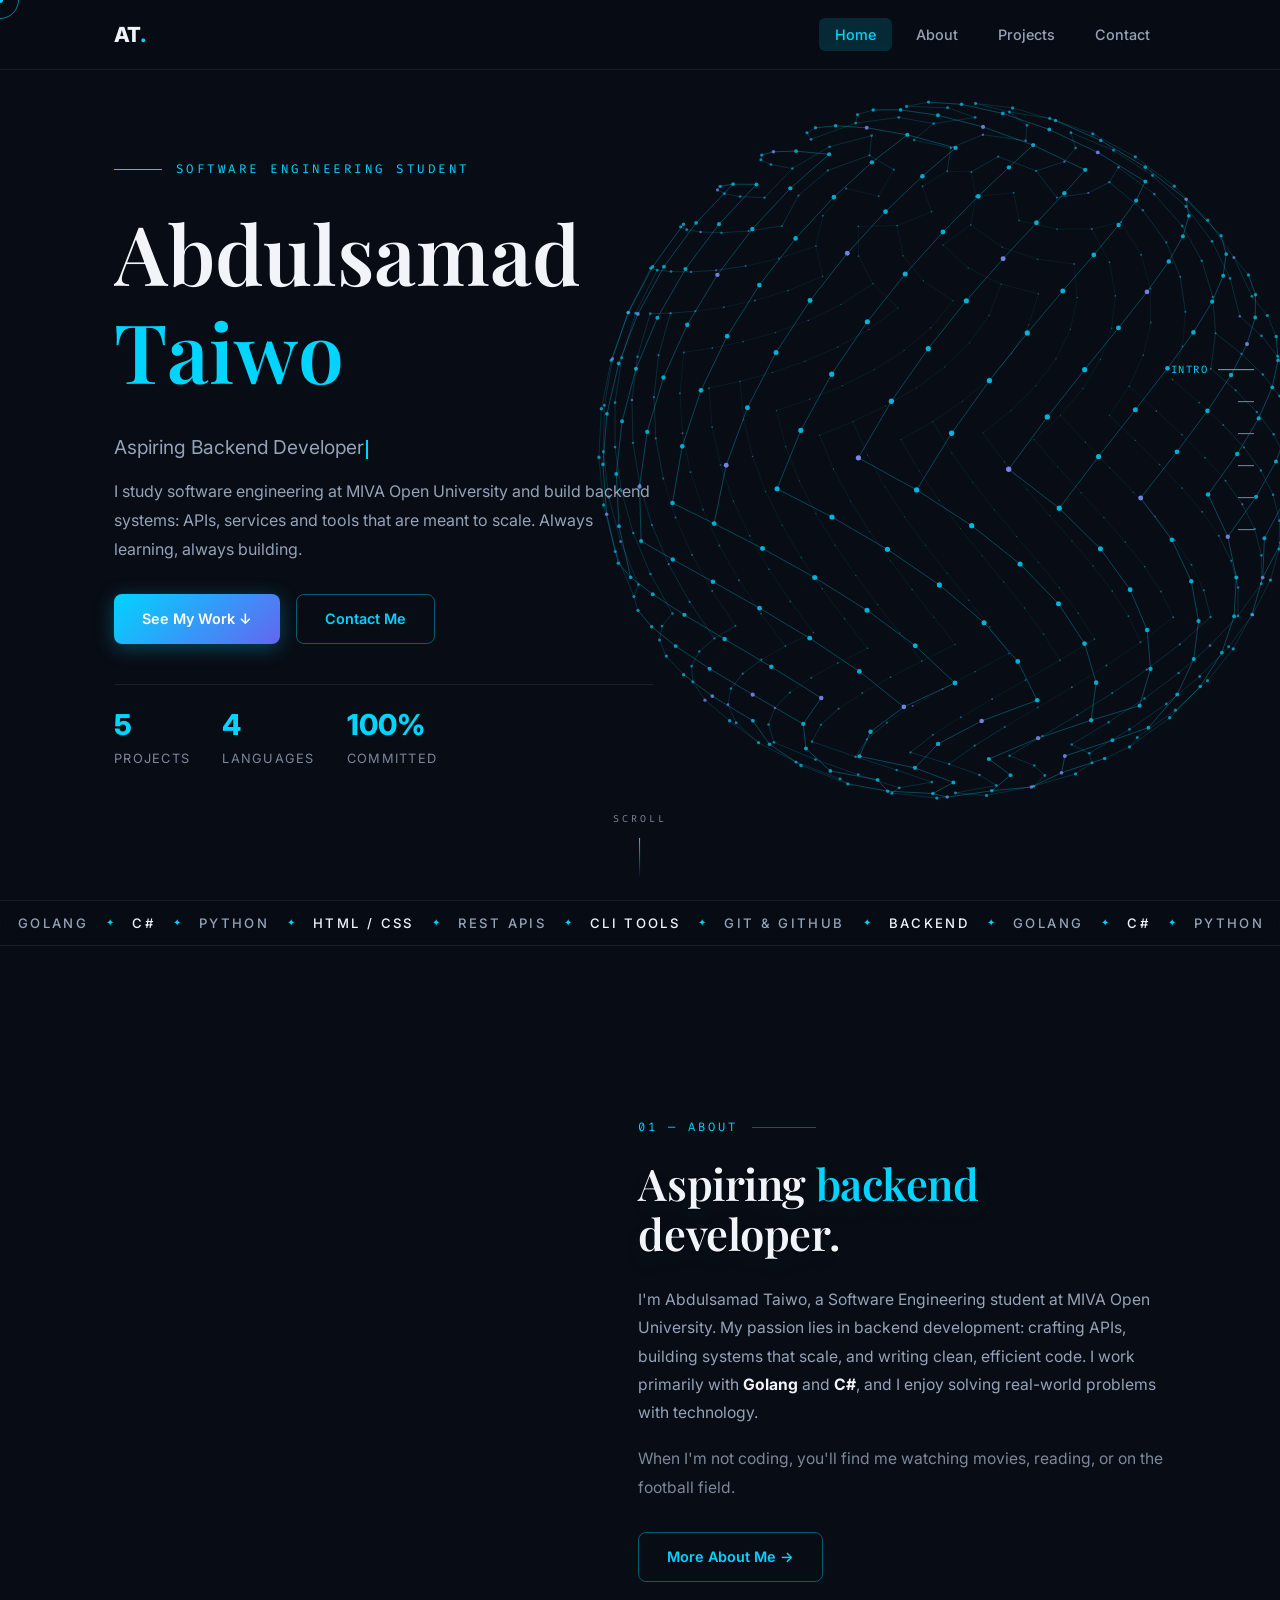
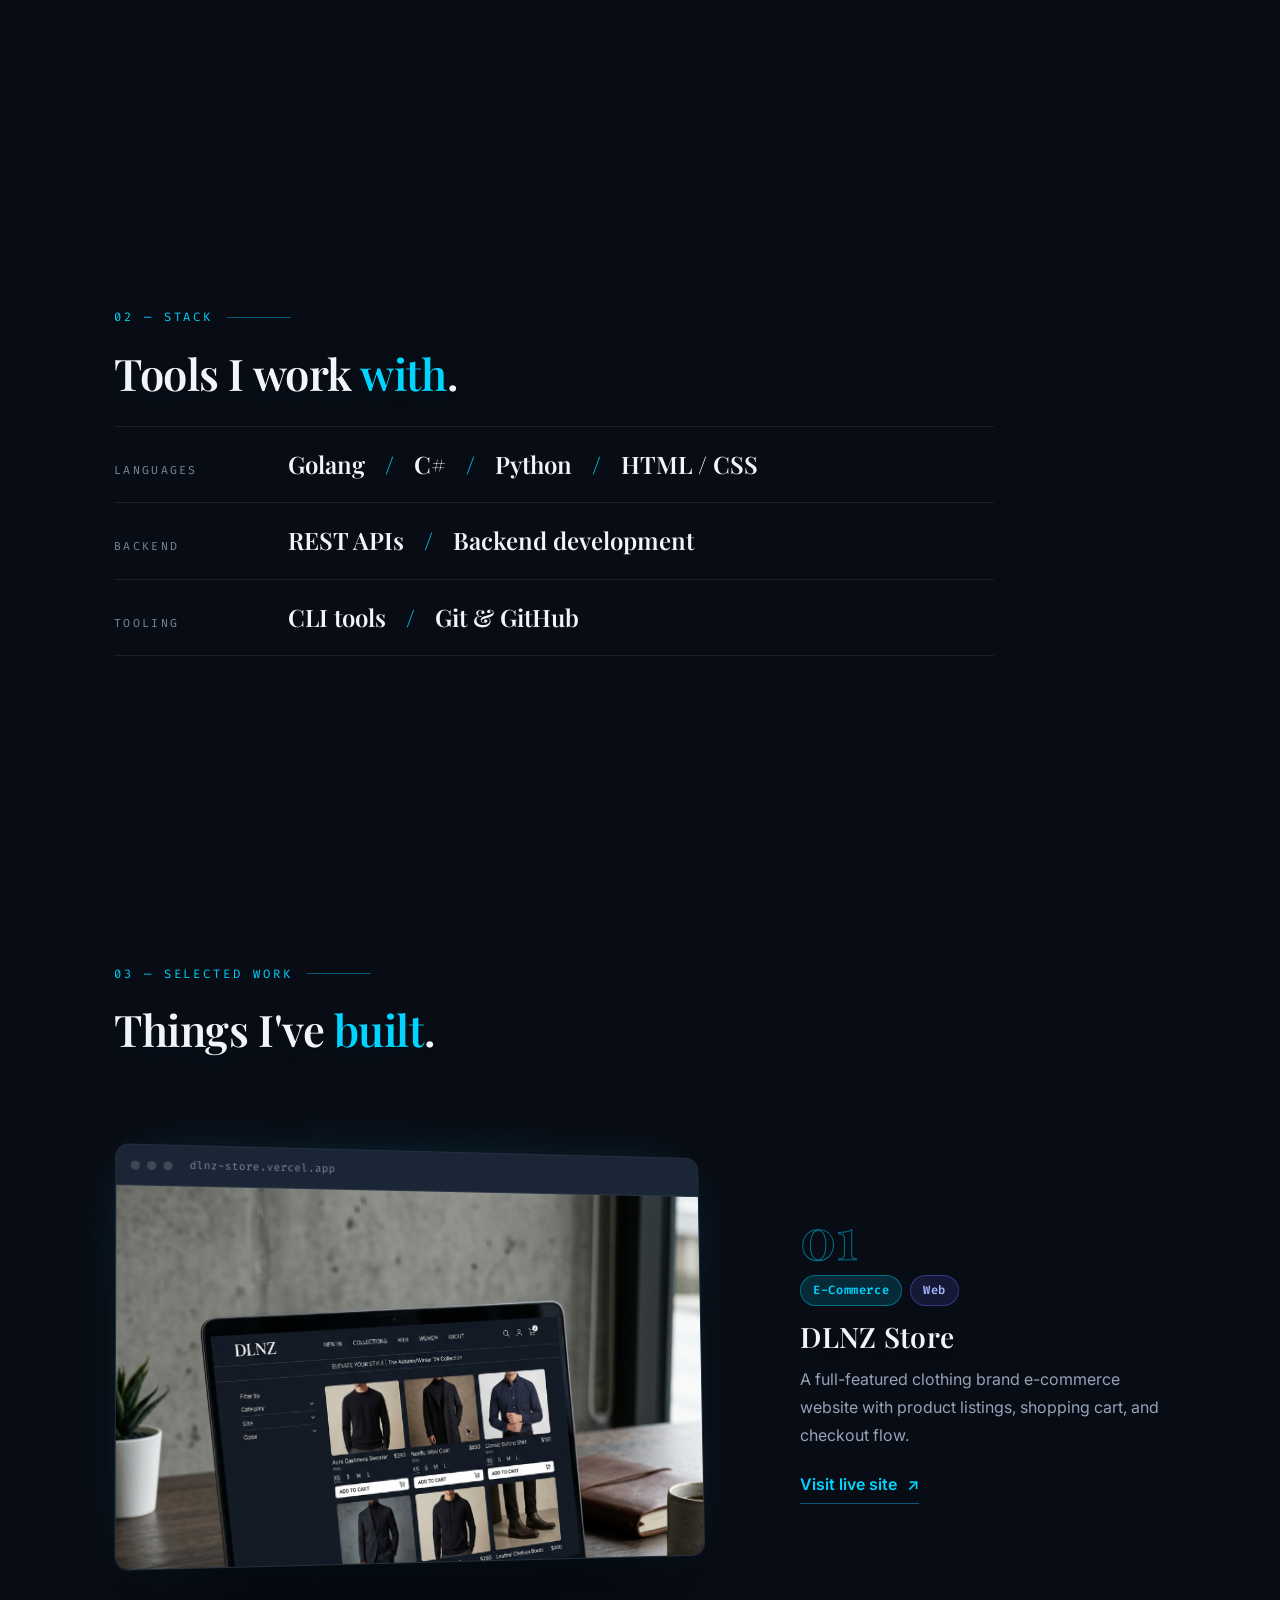
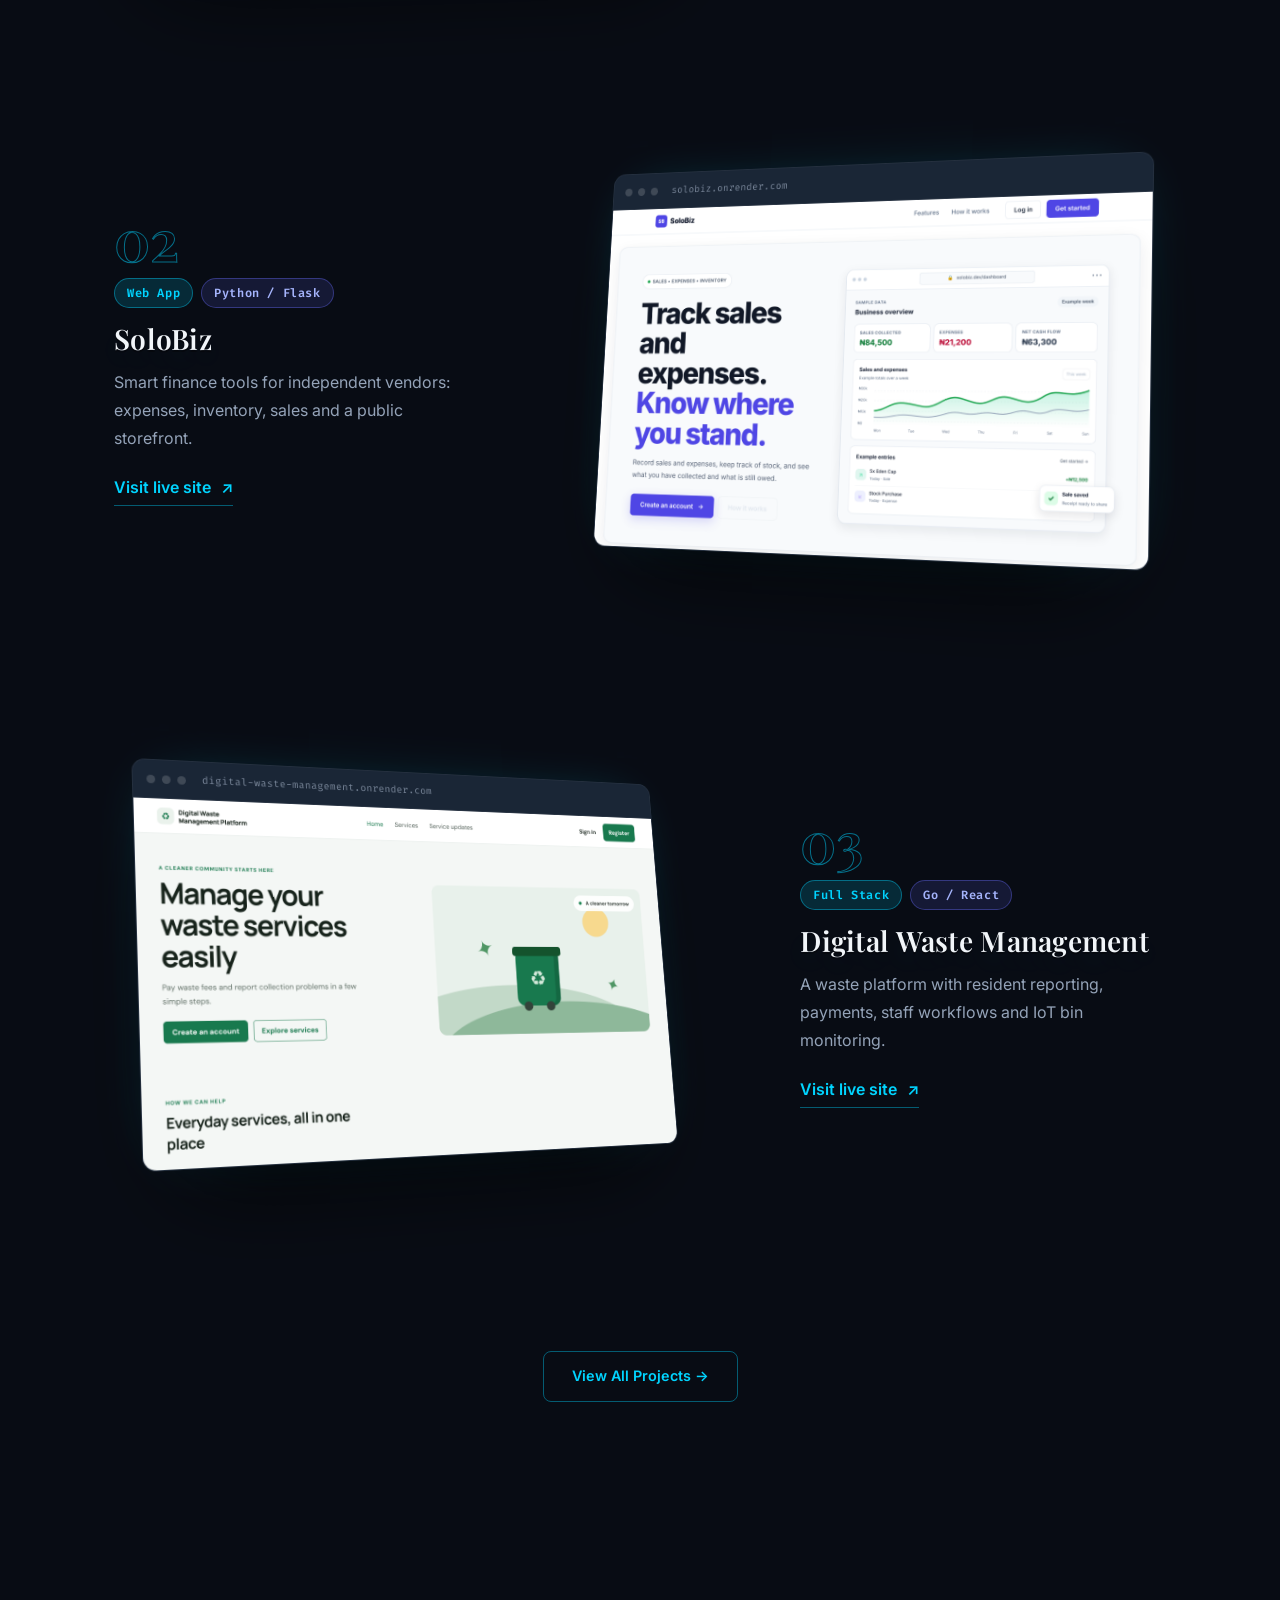
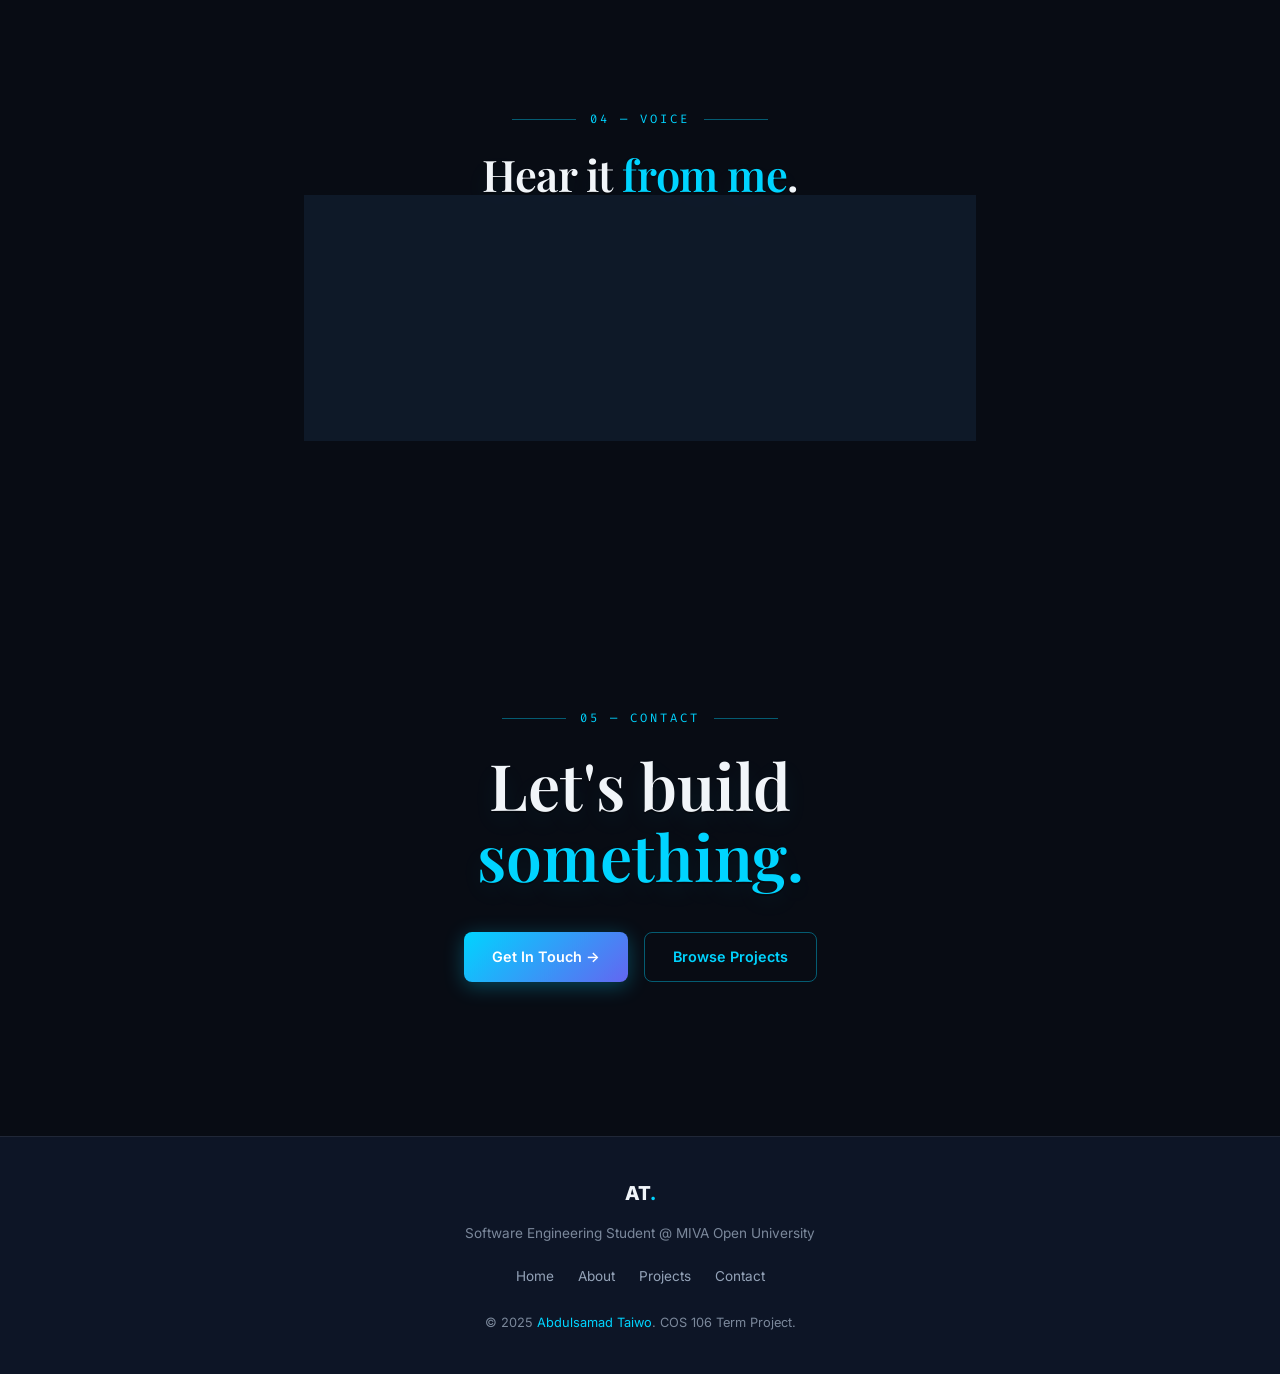
<file: index.html>
<!DOCTYPE html>
<html lang="en">
<head>
  <meta charset="UTF-8" />
  <meta name="viewport" content="width=device-width, initial-scale=1.0" />
  <title>Abdulsamad Taiwo | Software Engineering Student</title>
  <meta name="description" content="Personal academic portfolio of Abdulsamad Taiwo – Software Engineering student at MIVA Open University, aspiring backend developer." />
  <link rel="stylesheet" href="css/style.css" />
</head>
<body class="story">

  <!-- ===== NAVIGATION ===== -->
  <nav class="navbar" id="navbar">
    <div class="nav-container">
      <a href="index.html" class="nav-logo">AT<span>.</span></a>
      <ul class="nav-links" id="navLinks">
        <li><a href="index.html" class="active">Home</a></li>
        <li><a href="about.html">About</a></li>
        <li><a href="projects.html">Projects</a></li>
        <li><a href="contact.html">Contact</a></li>
      </ul>
      <div class="nav-hamburger" id="hamburger" role="button" aria-label="Toggle menu" tabindex="0">
        <span></span><span></span><span></span>
      </div>
    </div>
  </nav>

  <main class="page-content">

    <!-- ===== CHAPTER 00: HERO ===== -->
    <section class="s-hero" id="top" data-chapter="Intro" data-shape="sphere" data-anchor="0.74" data-alpha="1">
      <div class="container">
        <span class="s-eyebrow">Software Engineering Student</span>

        <h1 class="s-name">
          <span class="line" data-split>Abdulsamad</span>
          <span class="line line--outline" data-split data-split-offset="6">Taiwo</span>
        </h1>

        <div class="s-hero-foot">
          <p class="hero-role">
            Aspiring <span id="typewriter"></span><span class="cursor"></span>
          </p>

          <p class="s-bio">
            I study software engineering at MIVA Open University and build
            backend systems: APIs, services and tools that are meant to scale.
            Always learning, always building.
          </p>

          <div class="hero-actions">
            <a href="#work" class="btn btn-primary" id="view-projects-btn">See My Work &darr;</a>
            <a href="contact.html" class="btn btn-outline" id="contact-btn">Contact Me</a>
          </div>

          <div class="hero-stats">
            <div>
              <span class="hero-stat-num">5</span>
              <span class="hero-stat-label">Projects</span>
            </div>
            <div>
              <span class="hero-stat-num">4</span>
              <span class="hero-stat-label">Languages</span>
            </div>
            <div>
              <span class="hero-stat-num">100%</span>
              <span class="hero-stat-label">Committed</span>
            </div>
          </div>
        </div>
      </div>
      <span class="scroll-cue" aria-hidden="true">Scroll</span>
    </section>

    <!-- ===== SKILLS MARQUEE ===== -->
    <div class="marquee" aria-label="Skills: Golang, C#, Python, HTML and CSS, REST APIs, CLI tools, Git and GitHub, backend development">
      <div class="marquee-track" aria-hidden="true">
        <span>Golang</span><b>✦</b><span class="fill">C#</span><b>✦</b><span>Python</span><b>✦</b><span class="fill">HTML / CSS</span><b>✦</b><span>REST APIs</span><b>✦</b><span class="fill">CLI Tools</span><b>✦</b><span>Git &amp; GitHub</span><b>✦</b><span class="fill">Backend</span><b>✦</b>
        <span>Golang</span><b>✦</b><span class="fill">C#</span><b>✦</b><span>Python</span><b>✦</b><span class="fill">HTML / CSS</span><b>✦</b><span>REST APIs</span><b>✦</b><span class="fill">CLI Tools</span><b>✦</b><span>Git &amp; GitHub</span><b>✦</b><span class="fill">Backend</span><b>✦</b>
      </div>
    </div>

    <!-- ===== CHAPTER 01: ABOUT ===== -->
    <section class="chapter" id="about" data-chapter="About" data-shape="helix" data-anchor="0.5" data-alpha="0.5">
      <div class="container about-split">
        <div class="portrait-wrap fade-in-on-scroll">
          <div class="portrait" id="portrait">
            <img src="assets/images/profile.jpg" alt="Abdulsamad Taiwo" id="hero-photo" />
            <span class="portrait-tag">MIVA Open University</span>
          </div>
        </div>

        <div class="fade-in-on-scroll">
          <div class="chapter-label">01 — About</div>
          <h2 class="chapter-title">Aspiring <em>backend</em> developer.</h2>
          <p class="lead">
            I'm Abdulsamad Taiwo, a Software Engineering student at MIVA Open University.
            My passion lies in backend development: crafting APIs, building systems that
            scale, and writing clean, efficient code. I work primarily with
            <strong>Golang</strong> and <strong>C#</strong>, and I enjoy solving
            real-world problems with technology.
          </p>
          <p class="lead lead--muted">
            When I'm not coding, you'll find me watching movies, reading, or on the football field.
          </p>
          <a href="about.html" class="btn btn-outline" id="learn-more-btn">More About Me &rarr;</a>
        </div>
      </div>
    </section>

    <!-- ===== CHAPTER 02: STACK ===== -->
    <section class="chapter" id="stack" data-chapter="Stack" data-shape="cube" data-anchor="0.74" data-alpha="0.5">
      <div class="container">
        <div class="fade-in-on-scroll">
          <div class="chapter-label">02 — Stack</div>
          <h2 class="chapter-title">Tools I work <em>with</em>.</h2>
        </div>

        <dl class="stack-list fade-in-on-scroll">
          <div class="stack-row">
            <dt>Languages</dt>
            <dd><span>Golang</span><span>C#</span><span>Python</span><span>HTML / CSS</span></dd>
          </div>
          <div class="stack-row">
            <dt>Backend</dt>
            <dd><span>REST APIs</span><span>Backend development</span></dd>
          </div>
          <div class="stack-row">
            <dt>Tooling</dt>
            <dd><span>CLI tools</span><span>Git &amp; GitHub</span></dd>
          </div>
        </dl>
      </div>
    </section>

    <!-- ===== CHAPTER 03: SELECTED WORK ===== -->
    <section class="chapter" id="work" data-chapter="Work" data-shape="wave" data-anchor="0.5" data-alpha="0.3">
      <div class="container">
        <div class="fade-in-on-scroll work-head">
          <div class="chapter-label">03 — Selected work</div>
          <h2 class="chapter-title">Things I've <em>built</em>.</h2>
        </div>

        <article class="work-row" id="featured-dlnz">
          <div class="work-media">
            <a class="work-frame" data-dir="1" href="https://dlnz-store.vercel.app" target="_blank" rel="noopener" aria-label="Open DLNZ Store live site">
              <div class="work-chrome"><i></i><i></i><i></i><span>dlnz-store.vercel.app</span></div>
              <img src="assets/images/dlnz-store.png" alt="DLNZ Store screenshot" />
            </a>
          </div>
          <div class="work-info fade-in-on-scroll">
            <span class="work-index" aria-hidden="true">01</span>
            <div class="project-tags">
              <span class="tag">E-Commerce</span>
              <span class="tag purple">Web</span>
            </div>
            <h3 class="work-title">DLNZ Store</h3>
            <p>A full-featured clothing brand e-commerce website with product listings, shopping cart, and checkout flow.</p>
            <a class="work-link" href="https://dlnz-store.vercel.app" target="_blank" rel="noopener">Visit live site <span aria-hidden="true">↗</span></a>
          </div>
        </article>

        <article class="work-row" id="featured-solobiz">
          <div class="work-media">
            <a class="work-frame" data-dir="-1" href="https://solobiz.onrender.com" target="_blank" rel="noopener" aria-label="Open SoloBiz live site">
              <div class="work-chrome"><i></i><i></i><i></i><span>solobiz.onrender.com</span></div>
              <img src="assets/images/solobiz.png" alt="SoloBiz landing page screenshot" loading="lazy" />
            </a>
          </div>
          <div class="work-info fade-in-on-scroll">
            <span class="work-index" aria-hidden="true">02</span>
            <div class="project-tags">
              <span class="tag">Web App</span>
              <span class="tag purple">Python / Flask</span>
            </div>
            <h3 class="work-title">SoloBiz</h3>
            <p>Smart finance tools for independent vendors: expenses, inventory, sales and a public storefront.</p>
            <a class="work-link" href="https://solobiz.onrender.com" target="_blank" rel="noopener">Visit live site <span aria-hidden="true">↗</span></a>
          </div>
        </article>

        <article class="work-row" id="featured-digitalwaste">
          <div class="work-media">
            <a class="work-frame" data-dir="1" href="https://digital-waste-management.onrender.com" target="_blank" rel="noopener" aria-label="Open Digital Waste Management live site">
              <div class="work-chrome"><i></i><i></i><i></i><span>digital-waste-management.onrender.com</span></div>
              <img src="assets/images/digital-waste.png" alt="Digital Waste Management Platform home page screenshot" loading="lazy" />
            </a>
          </div>
          <div class="work-info fade-in-on-scroll">
            <span class="work-index" aria-hidden="true">03</span>
            <div class="project-tags">
              <span class="tag">Full Stack</span>
              <span class="tag purple">Go / React</span>
            </div>
            <h3 class="work-title">Digital Waste Management</h3>
            <p>A waste platform with resident reporting, payments, staff workflows and IoT bin monitoring.</p>
            <a class="work-link" href="https://digital-waste-management.onrender.com" target="_blank" rel="noopener">Visit live site <span aria-hidden="true">↗</span></a>
          </div>
        </article>

        <div class="work-more fade-in-on-scroll">
          <a href="projects.html" class="btn btn-outline" id="all-projects-btn">View All Projects &rarr;</a>
        </div>
      </div>
    </section>

    <!-- ===== CHAPTER 04: VOICE ===== -->
    <section class="chapter" id="voice" data-chapter="Voice" data-shape="torus" data-anchor="0.5" data-alpha="0.45">
      <div class="container">
        <div class="fade-in-on-scroll voice-head">
          <div class="chapter-label">04 — Voice</div>
          <h2 class="chapter-title">Hear it <em>from me</em>.</h2>
        </div>
        <div class="voice-card fade-in-on-scroll">
          <p>A short voice introduction, in my own words.</p>
          <audio controls id="coder-audio">
            <source src="assets/audio/my-voice.m4a" type="audio/mp4" />
            Your browser does not support the audio element.
          </audio>
        </div>
      </div>
    </section>

    <!-- ===== CHAPTER 05: CONTACT ===== -->
    <section class="chapter cta" id="contact" data-chapter="Contact" data-shape="galaxy" data-anchor="0.5" data-alpha="0.7">
      <div class="container fade-in-on-scroll">
        <div class="chapter-label chapter-label--center">05 — Contact</div>
        <h2 class="cta-title">Let's build<br><span class="outline">something.</span></h2>
        <div class="hero-actions hero-actions--center">
          <a href="contact.html" class="btn btn-primary" id="cta-contact-btn">Get In Touch &rarr;</a>
          <a href="projects.html" class="btn btn-outline" id="cta-projects-btn">Browse Projects</a>
        </div>
      </div>
    </section>

  </main>

  <!-- ===== FOOTER ===== -->
  <footer class="footer">
    <div class="container">
      <div class="footer-logo">AT<span>.</span></div>
      <p class="footer-text">Software Engineering Student @ MIVA Open University</p>
      <nav class="footer-nav">
        <a href="index.html">Home</a>
        <a href="about.html">About</a>
        <a href="projects.html">Projects</a>
        <a href="contact.html">Contact</a>
      </nav>
      <p class="footer-copy">&copy; 2025 <span>Abdulsamad Taiwo</span>. COS 106 Term Project.</p>
    </div>
  </footer>

  <script src="js/main.js"></script>
  <script src="js/three-d.js"></script>
  <script src="js/story.js"></script>
</body>
</html>
</file>
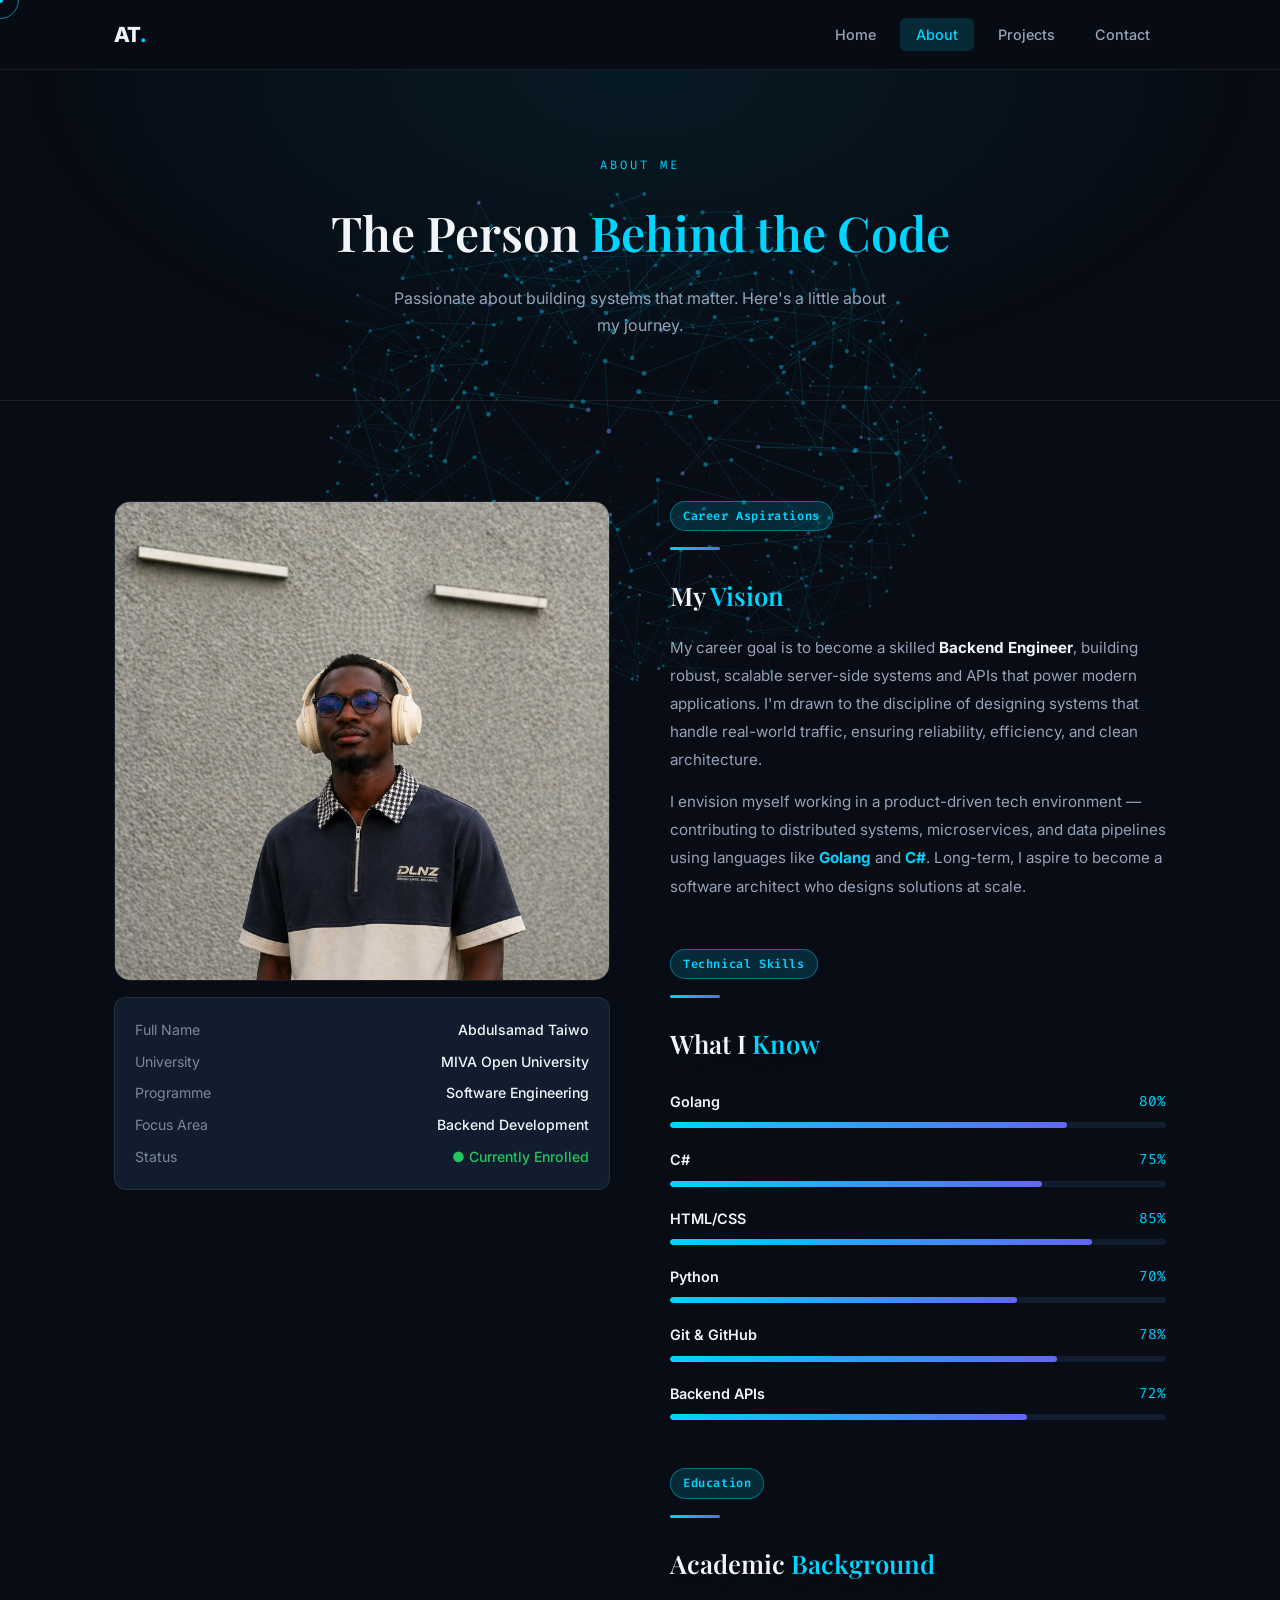
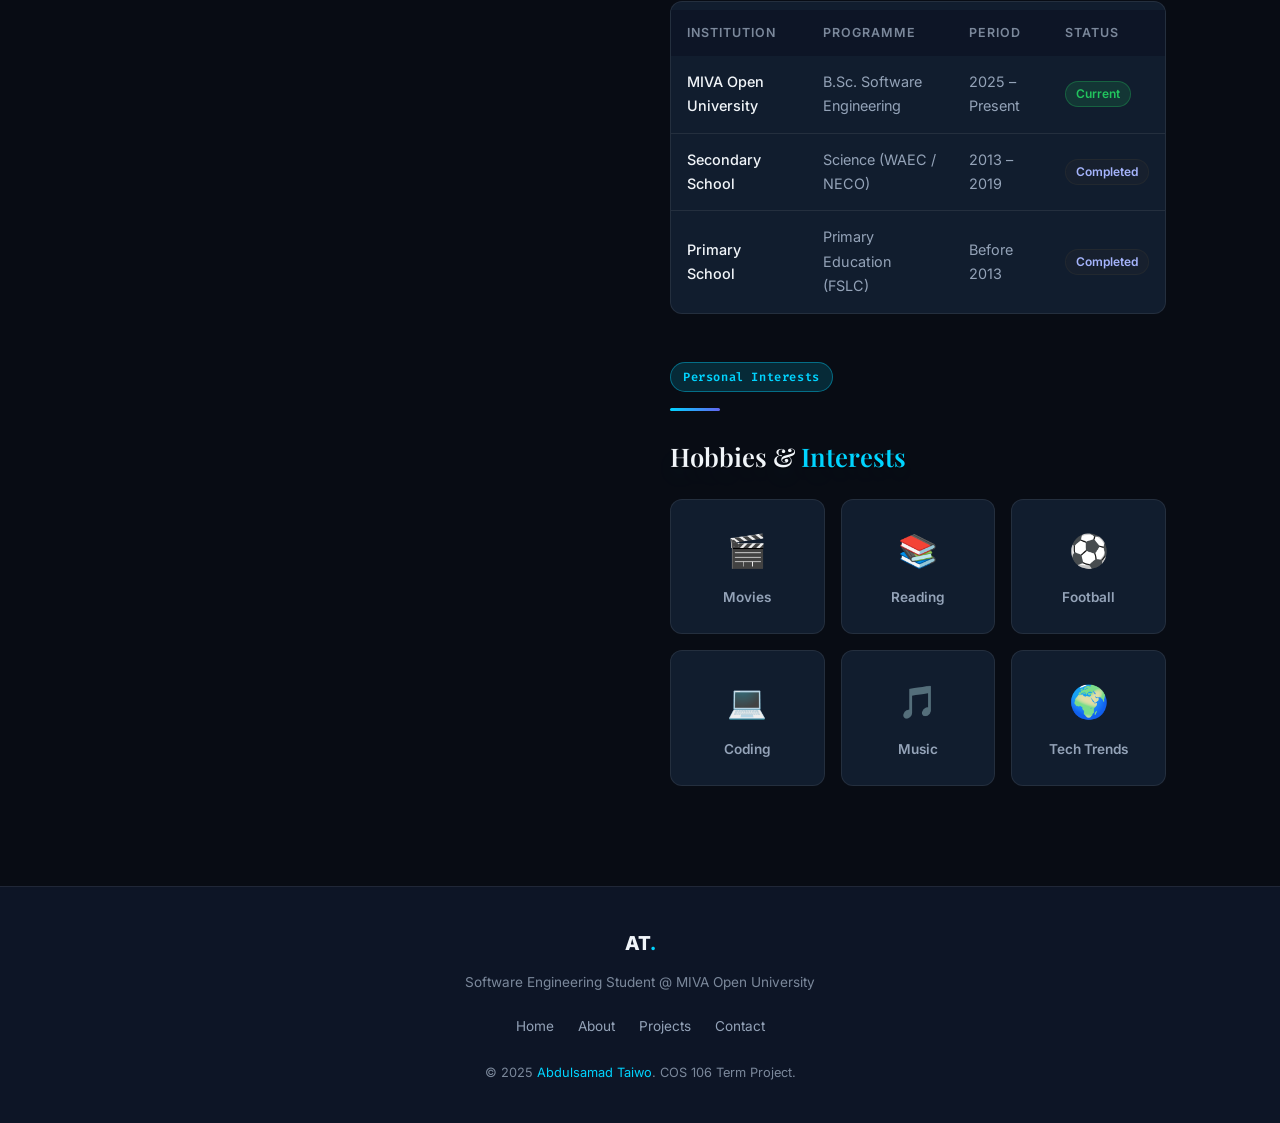
<file: about.html>
<!DOCTYPE html>
<html lang="en">
<head>
  <meta charset="UTF-8" />
  <meta name="viewport" content="width=device-width, initial-scale=1.0" />
  <title>About Me | Abdulsamad Taiwo</title>
  <meta name="description" content="Learn about Abdulsamad Taiwo's educational background, career aspirations, technical skills, and hobbies." />
  <link rel="stylesheet" href="css/style.css" />
</head>
<body class="story story--page">

  <!-- ===== NAVIGATION ===== -->
  <nav class="navbar" id="navbar">
    <div class="nav-container">
      <a href="index.html" class="nav-logo">AT<span>.</span></a>
      <ul class="nav-links" id="navLinks">
        <li><a href="index.html">Home</a></li>
        <li><a href="about.html" class="active">About</a></li>
        <li><a href="projects.html">Projects</a></li>
        <li><a href="contact.html">Contact</a></li>
      </ul>
      <div class="nav-hamburger" id="hamburger" role="button" aria-label="Toggle menu" tabindex="0">
        <span></span><span></span><span></span>
      </div>
    </div>
  </nav>

  <div class="page-content">

    <!-- ===== PAGE HERO ===== -->
    <section class="page-hero" id="top" data-chapter="Intro" data-shape="sphere" data-anchor="0.5" data-alpha="0.6">
      <div class="container">
        <span class="tag page-hero-tag">About Me</span>
        <h1>The Person <span style="color:var(--accent)">Behind the Code</span></h1>
        <p>Passionate about building systems that matter. Here's a little about my journey.</p>
      </div>
    </section>

    <!-- ===== MAIN ABOUT CONTENT ===== -->
    <section class="section" id="content" data-chapter="Details" data-shape="helix" data-anchor="0.5" data-alpha="0.22">
      <div class="container">
        <div class="about-grid">

          <!-- LEFT: Photo + Quick Info -->
          <div class="about-photo-card fade-in-on-scroll">
            <img src="assets/images/profile.jpg" alt="Abdulsamad Taiwo" id="about-photo" />
            <div class="about-photo-overlay">
              <div class="about-info-row">
                <span class="label">Full Name</span>
                <span class="value">Abdulsamad Taiwo</span>
              </div>
              <div class="about-info-row">
                <span class="label">University</span>
                <span class="value">MIVA Open University</span>
              </div>
              <div class="about-info-row">
                <span class="label">Programme</span>
                <span class="value">Software Engineering</span>
              </div>
              <div class="about-info-row">
                <span class="label">Focus Area</span>
                <span class="value">Backend Development</span>
              </div>
              <div class="about-info-row">
                <span class="label">Status</span>
                <span class="value" style="color:var(--success)">● Currently Enrolled</span>
              </div>
            </div>
          </div>

          <!-- RIGHT: Content -->
          <div>

            <!-- Career Aspirations -->
            <div class="fade-in-on-scroll" style="margin-bottom:48px;">
              <div class="tag">Career Aspirations</div>
              <div class="accent-line"></div>
              <h2 class="section-title" style="font-size:1.6rem; margin-bottom:16px;">
                My <span>Vision</span>
              </h2>
              <p style="color:var(--text-secondary); line-height:1.85; margin-bottom:14px; font-size:0.95rem;">
                My career goal is to become a skilled <strong style="color:var(--text-primary)">Backend Engineer</strong>,
                building robust, scalable server-side systems and APIs that power modern applications.
                I'm drawn to the discipline of designing systems that handle real-world traffic, ensuring
                reliability, efficiency, and clean architecture.
              </p>
              <p style="color:var(--text-secondary); line-height:1.85; font-size:0.95rem;">
                I envision myself working in a product-driven tech environment — contributing to
                distributed systems, microservices, and data pipelines using languages like
                <strong style="color:var(--accent)">Golang</strong> and <strong style="color:var(--accent)">C#</strong>.
                Long-term, I aspire to become a software architect who designs solutions at scale.
              </p>
            </div>

            <!-- Technical Skills -->
            <div class="fade-in-on-scroll" style="margin-bottom:48px;">
              <div class="tag">Technical Skills</div>
              <div class="accent-line"></div>
              <h2 class="section-title" style="font-size:1.6rem; margin-bottom:24px;">
                What I <span>Know</span>
              </h2>
              <div class="skills-list" id="skillsContainer">
                <!-- Rendered by JS for animation -->
              </div>
            </div>

            <!-- Education -->
            <div class="fade-in-on-scroll" style="margin-bottom:48px;">
              <div class="tag">Education</div>
              <div class="accent-line"></div>
              <h2 class="section-title" style="font-size:1.6rem; margin-bottom:16px;">
                Academic <span>Background</span>
              </h2>
              <div style="background:var(--bg-card); border:1px solid var(--border); border-radius:12px; overflow:hidden;">
                <table class="edu-table">
                  <thead>
                    <tr>
                      <th>Institution</th>
                      <th>Programme</th>
                      <th>Period</th>
                      <th>Status</th>
                    </tr>
                  </thead>
                  <tbody>
                    <tr>
                      <td>MIVA Open University</td>
                      <td>B.Sc. Software Engineering</td>
                      <td>2025 – Present</td>
                      <td><span class="badge badge-current">Current</span></td>
                    </tr>
                    <tr>
                      <td>Secondary School</td>
                      <td>Science (WAEC / NECO)</td>
                      <td>2013 – 2019</td>
                      <td><span class="badge" style="background:rgba(61,58,52,0.15); color:#a5b4fc; border:1px solid rgba(61,58,52,0.3);">Completed</span></td>
                    </tr>
                    <tr>
                      <td>Primary School</td>
                      <td>Primary Education (FSLC)</td>
                      <td>Before 2013</td>
                      <td><span class="badge" style="background:rgba(61,58,52,0.15); color:#a5b4fc; border:1px solid rgba(61,58,52,0.3);">Completed</span></td>
                    </tr>
                  </tbody>
                </table>
              </div>
            </div>

            <!-- Hobbies -->
            <div class="fade-in-on-scroll">
              <div class="tag">Personal Interests</div>
              <div class="accent-line"></div>
              <h2 class="section-title" style="font-size:1.6rem; margin-bottom:20px;">
                Hobbies &amp; <span>Interests</span>
              </h2>
              <div class="hobbies-grid">
                <div class="hobby-card">
                  <div class="icon">🎬</div>
                  <div class="name">Movies</div>
                </div>
                <div class="hobby-card">
                  <div class="icon">📚</div>
                  <div class="name">Reading</div>
                </div>
                <div class="hobby-card">
                  <div class="icon">⚽</div>
                  <div class="name">Football</div>
                </div>
                <div class="hobby-card">
                  <div class="icon">💻</div>
                  <div class="name">Coding</div>
                </div>
                <div class="hobby-card">
                  <div class="icon">🎵</div>
                  <div class="name">Music</div>
                </div>
                <div class="hobby-card">
                  <div class="icon">🌍</div>
                  <div class="name">Tech Trends</div>
                </div>
              </div>
            </div>

          </div>
        </div>
      </div>
    </section>

  </div>

  <!-- ===== FOOTER ===== -->
  <footer class="footer">
    <div class="container">
      <div class="footer-logo">AT<span>.</span></div>
      <p class="footer-text">Software Engineering Student @ MIVA Open University</p>
      <nav class="footer-nav">
        <a href="index.html">Home</a>
        <a href="about.html">About</a>
        <a href="projects.html">Projects</a>
        <a href="contact.html">Contact</a>
      </nav>
      <p class="footer-copy">&copy; 2025 <span>Abdulsamad Taiwo</span>. COS 106 Term Project.</p>
    </div>
  </footer>

  <script src="js/main.js"></script>
  <script src="js/three-d.js"></script>
  <script src="js/story.js"></script>
  <script>
    // Skills data array – rendered dynamically
    const skills = [
      { name: 'Golang',   pct: 80 },
      { name: 'C#',       pct: 75 },
      { name: 'HTML/CSS', pct: 85 },
      { name: 'Python',   pct: 70 },
      { name: 'Git & GitHub', pct: 78 },
      { name: 'Backend APIs', pct: 72 },
    ];

    function renderSkills() {
      const container = document.getElementById('skillsContainer');
      skills.forEach(function(skill) {
        const item = document.createElement('div');
        item.className = 'skill-item';
        item.innerHTML = `
          <div class="skill-header">
            <span class="name">${skill.name}</span>
            <span class="pct">${skill.pct}%</span>
          </div>
          <div class="skill-bar">
            <div class="skill-fill" data-width="${skill.pct}"></div>
          </div>
        `;
        container.appendChild(item);
      });
      animateBars();
    }

    function animateBars() {
      const observer = new IntersectionObserver(function(entries) {
        entries.forEach(function(entry) {
          if (entry.isIntersecting) {
            const fills = entry.target.querySelectorAll('.skill-fill');
            fills.forEach(function(fill) {
              setTimeout(function() {
                fill.style.width = fill.dataset.width + '%';
              }, 200);
            });
            observer.unobserve(entry.target);
          }
        });
      }, { threshold: 0.3 });

      const container = document.getElementById('skillsContainer');
      if (container) observer.observe(container);
    }

    renderSkills();
  </script>
</body>
</html>
</file>
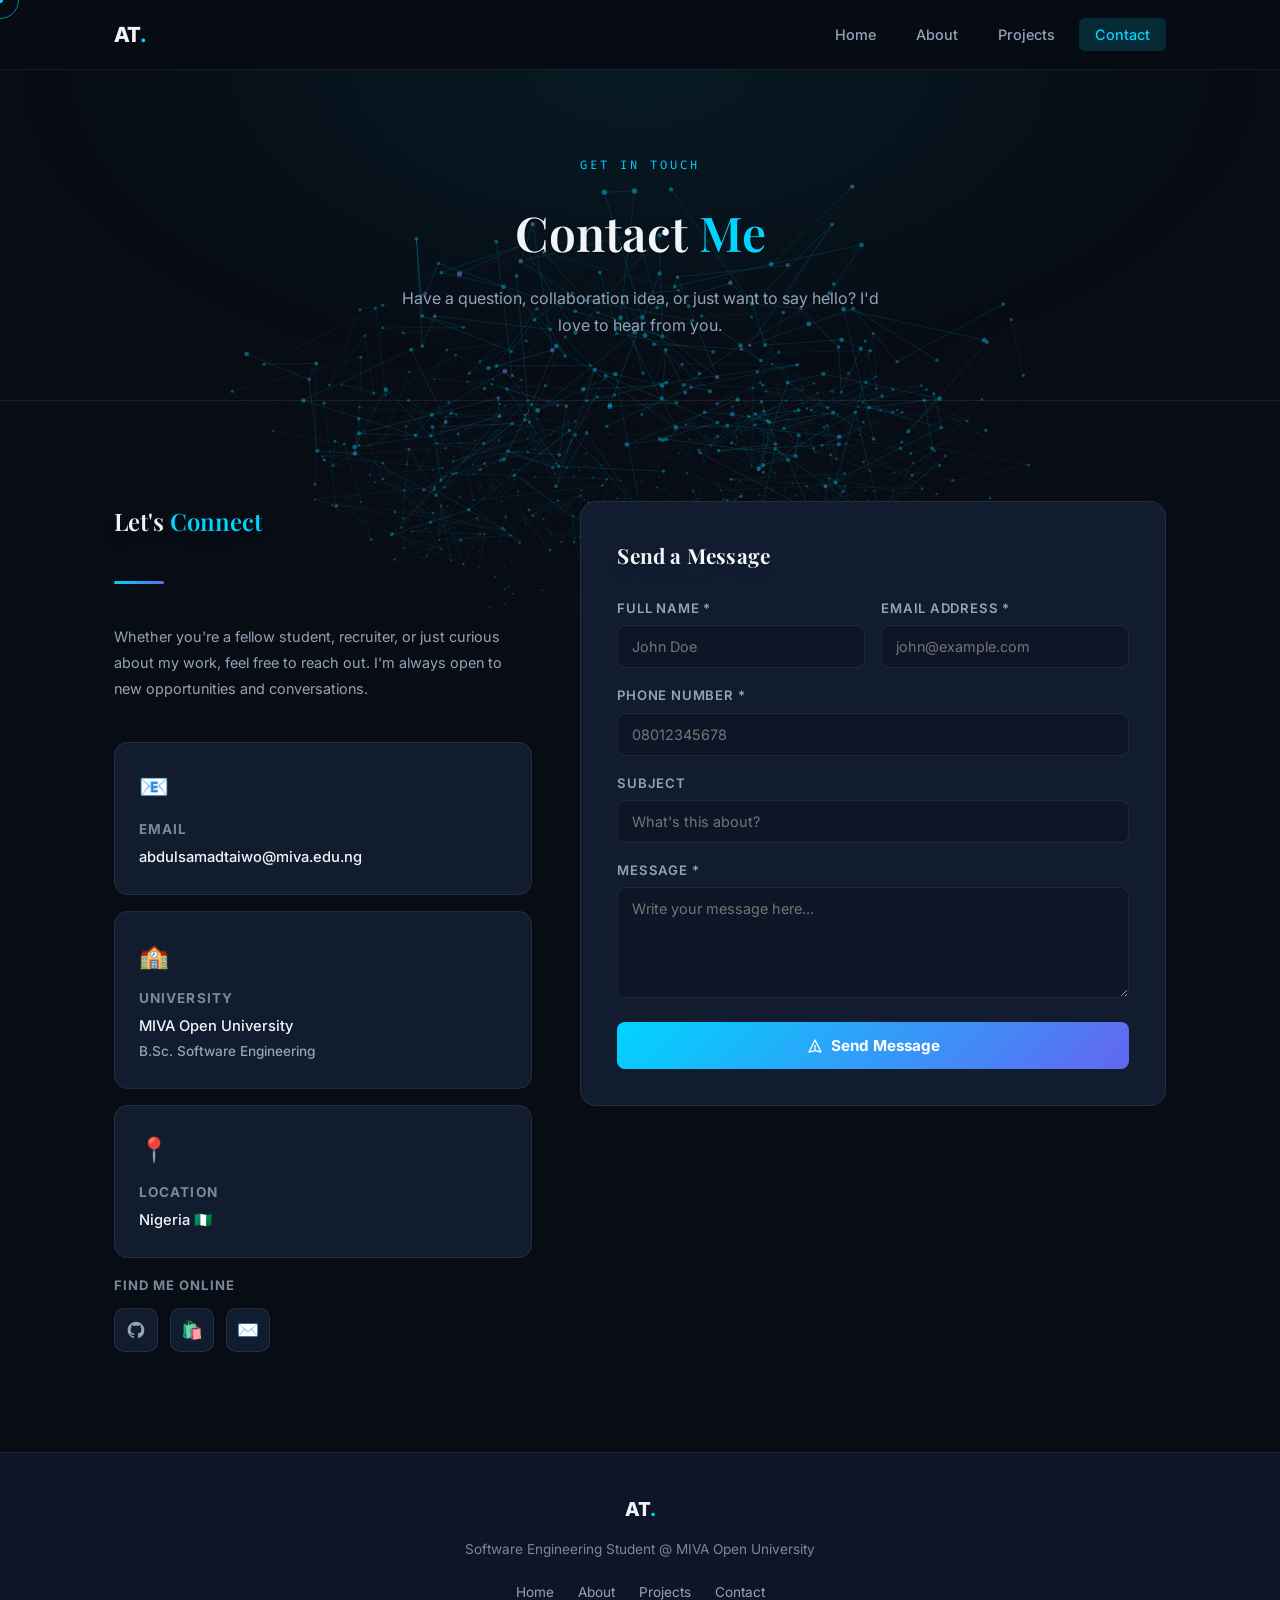
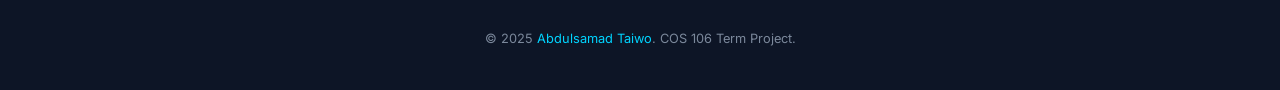
<file: contact.html>
<!DOCTYPE html>
<html lang="en">
<head>
  <meta charset="UTF-8" />
  <meta name="viewport" content="width=device-width, initial-scale=1.0" />
  <title>Contact | Abdulsamad Taiwo</title>
  <meta name="description" content="Get in touch with Abdulsamad Taiwo – Software Engineering student and aspiring backend developer." />
  <link rel="stylesheet" href="css/style.css" />
</head>
<body class="story story--page">

  <!-- ===== NAVIGATION ===== -->
  <nav class="navbar" id="navbar">
    <div class="nav-container">
      <a href="index.html" class="nav-logo">AT<span>.</span></a>
      <ul class="nav-links" id="navLinks">
        <li><a href="index.html">Home</a></li>
        <li><a href="about.html">About</a></li>
        <li><a href="projects.html">Projects</a></li>
        <li><a href="contact.html" class="active">Contact</a></li>
      </ul>
      <div class="nav-hamburger" id="hamburger" role="button" aria-label="Toggle menu" tabindex="0">
        <span></span><span></span><span></span>
      </div>
    </div>
  </nav>

  <div class="page-content">

    <!-- ===== PAGE HERO ===== -->
    <section class="page-hero" id="top" data-chapter="Intro" data-shape="torus" data-anchor="0.5" data-alpha="0.6">
      <div class="container">
        <span class="tag page-hero-tag">Get In Touch</span>
        <h1>Contact <span style="color:var(--accent)">Me</span></h1>
        <p>Have a question, collaboration idea, or just want to say hello? I'd love to hear from you.</p>
      </div>
    </section>

    <!-- ===== CONTACT SECTION ===== -->
    <section class="section" id="content" data-chapter="Details" data-shape="galaxy" data-anchor="0.5" data-alpha="0.22">
      <div class="container">
        <div class="contact-layout">

          <!-- LEFT: Contact Info -->
          <div class="contact-info fade-in-on-scroll">
            <h2 class="section-title" style="font-size:1.5rem; margin-bottom:8px;">
              Let's <span>Connect</span>
            </h2>
            <div class="accent-line"></div>
            <p style="color:var(--text-secondary); font-size:0.9rem; margin-bottom:24px; line-height:1.8;">
              Whether you're a fellow student, recruiter, or just curious about my work,
              feel free to reach out. I'm always open to new opportunities and conversations.
            </p>

            <div class="contact-card">
              <div class="contact-card-icon">📧</div>
              <h4>Email</h4>
              <p>abdulsamadtaiwo@miva.edu.ng</p>
            </div>

            <div class="contact-card">
              <div class="contact-card-icon">🏫</div>
              <h4>University</h4>
              <p>MIVA Open University<br>
                <span style="color:var(--text-secondary); font-size:0.85rem;">B.Sc. Software Engineering</span>
              </p>
            </div>

            <div class="contact-card">
              <div class="contact-card-icon">📍</div>
              <h4>Location</h4>
              <p>Nigeria 🇳🇬</p>
            </div>

            <!-- Social Links -->
            <div>
              <h4 style="font-size:0.82rem; color:var(--text-muted); text-transform:uppercase; letter-spacing:0.08em; margin-bottom:12px;">Find Me Online</h4>
              <div class="social-links">
                <a href="https://github.com/abdulsamadtaiwo648-dotcom" target="_blank" rel="noopener" class="social-link" id="social-github" title="GitHub" aria-label="GitHub">
                  <!-- GitHub Icon -->
                  <svg width="20" height="20" fill="currentColor" viewBox="0 0 24 24">
                    <path fill-rule="evenodd" d="M12 2C6.477 2 2 6.484 2 12.017c0 4.425 2.865 8.18 6.839 9.504.5.092.682-.217.682-.483 0-.237-.008-.868-.013-1.703-2.782.605-3.369-1.343-3.369-1.343-.454-1.158-1.11-1.466-1.11-1.466-.908-.62.069-.608.069-.608 1.003.07 1.531 1.032 1.531 1.032.892 1.53 2.341 1.088 2.91.832.092-.647.35-1.088.636-1.338-2.22-.253-4.555-1.113-4.555-4.951 0-1.093.39-1.988 1.029-2.688-.103-.253-.446-1.272.098-2.65 0 0 .84-.27 2.75 1.026A9.564 9.564 0 0112 6.844c.85.004 1.705.115 2.504.337 1.909-1.296 2.747-1.027 2.747-1.027.546 1.379.202 2.398.1 2.651.64.7 1.028 1.595 1.028 2.688 0 3.848-2.339 4.695-4.566 4.943.359.309.678.92.678 1.855 0 1.338-.012 2.419-.012 2.747 0 .268.18.58.688.482A10.019 10.019 0 0022 12.017C22 6.484 17.522 2 12 2z" clip-rule="evenodd"/>
                  </svg>
                </a>
                <a href="https://dlnz-store.vercel.app" target="_blank" rel="noopener" class="social-link" id="social-dlnz" title="DLNZ Store" aria-label="DLNZ Store">
                  🛍️
                </a>
                <a href="mailto:abdulsamadtaiwo@miva.edu.ng" class="social-link" id="social-email" title="Email" aria-label="Send Email">
                  ✉️
                </a>
              </div>
            </div>

          </div>

          <!-- RIGHT: Contact Form -->
          <div class="contact-form-card fade-in-on-scroll">
            <h3>Send a Message</h3>

            <!-- Success Message (hidden until form submitted) -->
            <div class="form-success" id="formSuccess">
              <div class="icon">✉️</div>
              <h4>Almost done</h4>
              <p>Your email app should now be open with your message ready. Press send there to deliver it.</p>
              <button class="btn btn-outline" id="sendAnotherBtn" style="margin-top:20px;">Send Another</button>
            </div>

            <!-- Contact Form -->
            <form id="contactForm" novalidate>
              <div class="form-row">
                <div class="form-group">
                  <label for="contactName">Full Name *</label>
                  <input
                    type="text"
                    id="contactName"
                    placeholder="John Doe"
                    autocomplete="name"
                    aria-required="true"
                  />
                  <span class="form-error" id="nameError">Please enter your full name.</span>
                </div>

                <div class="form-group">
                  <label for="contactEmail">Email Address *</label>
                  <input
                    type="email"
                    id="contactEmail"
                    placeholder="john@example.com"
                    autocomplete="email"
                    aria-required="true"
                  />
                  <span class="form-error" id="emailError">Please enter a valid email address.</span>
                </div>
              </div>

              <div class="form-group">
                <label for="contactPhone">Phone Number *</label>
                <input
                  type="tel"
                  id="contactPhone"
                  placeholder="08012345678"
                  autocomplete="tel"
                  aria-required="true"
                />
                <span class="form-error" id="phoneError">Phone number must contain digits only (min. 7 digits).</span>
              </div>

              <div class="form-group">
                <label for="contactSubject">Subject</label>
                <input
                  type="text"
                  id="contactSubject"
                  placeholder="What's this about?"
                />
              </div>

              <div class="form-group">
                <label for="contactMessage">Message *</label>
                <textarea
                  id="contactMessage"
                  rows="5"
                  placeholder="Write your message here..."
                  aria-required="true"
                ></textarea>
                <span class="form-error" id="messageError">Please enter your message.</span>
              </div>

              <button type="submit" class="submit-btn" id="submitContactBtn">
                <svg width="16" height="16" fill="none" stroke="currentColor" viewBox="0 0 24 24" stroke-width="2">
                  <path stroke-linecap="round" stroke-linejoin="round" d="M12 19l9 2-9-18-9 18 9-2zm0 0v-8" />
                </svg>
                Send Message
              </button>
            </form>
          </div>

        </div>
      </div>
    </section>

  </div>

  <!-- ===== FOOTER ===== -->
  <footer class="footer">
    <div class="container">
      <div class="footer-logo">AT<span>.</span></div>
      <p class="footer-text">Software Engineering Student @ MIVA Open University</p>
      <nav class="footer-nav">
        <a href="index.html">Home</a>
        <a href="about.html">About</a>
        <a href="projects.html">Projects</a>
        <a href="contact.html">Contact</a>
      </nav>
      <p class="footer-copy">&copy; 2025 <span>Abdulsamad Taiwo</span>. COS 106 Term Project.</p>
    </div>
  </footer>

  <script src="js/main.js"></script>
  <script src="js/three-d.js"></script>
  <script src="js/story.js"></script>
  <script src="js/contact.js"></script>
</body>
</html>
</file>
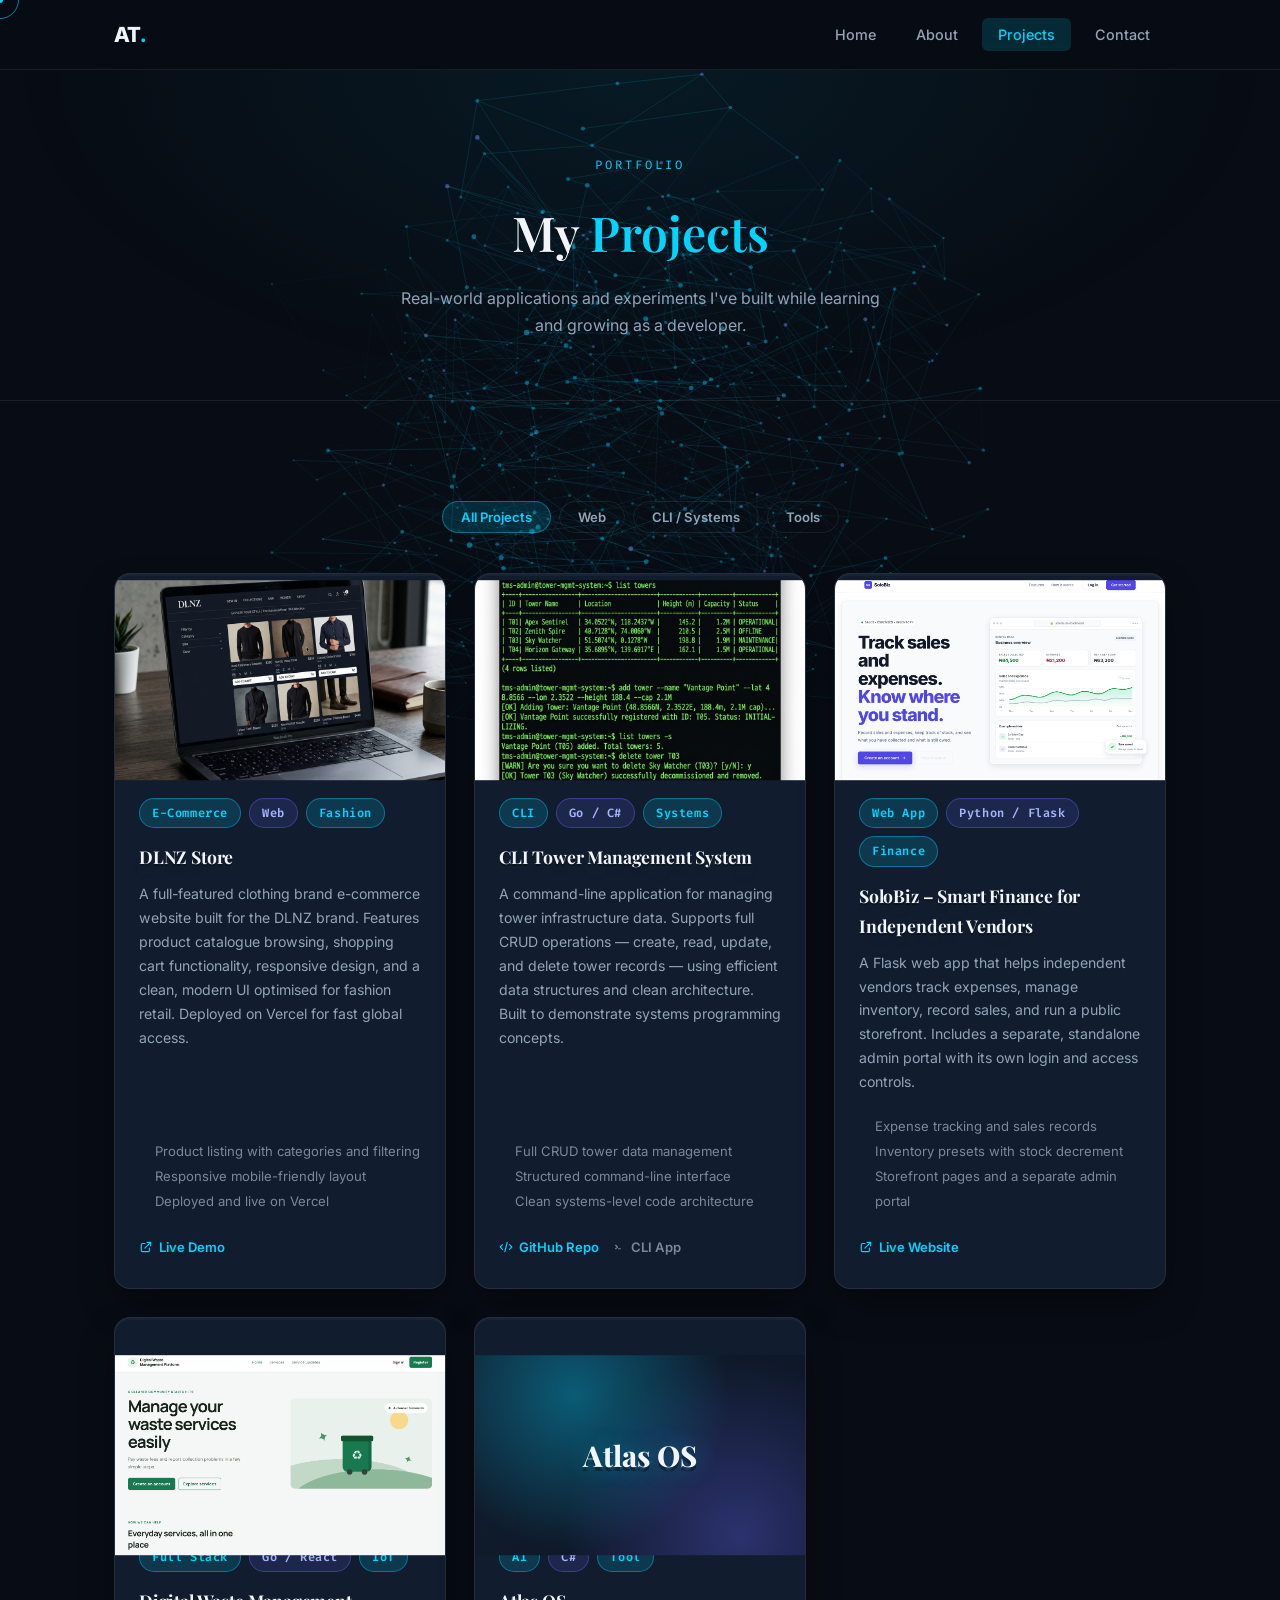
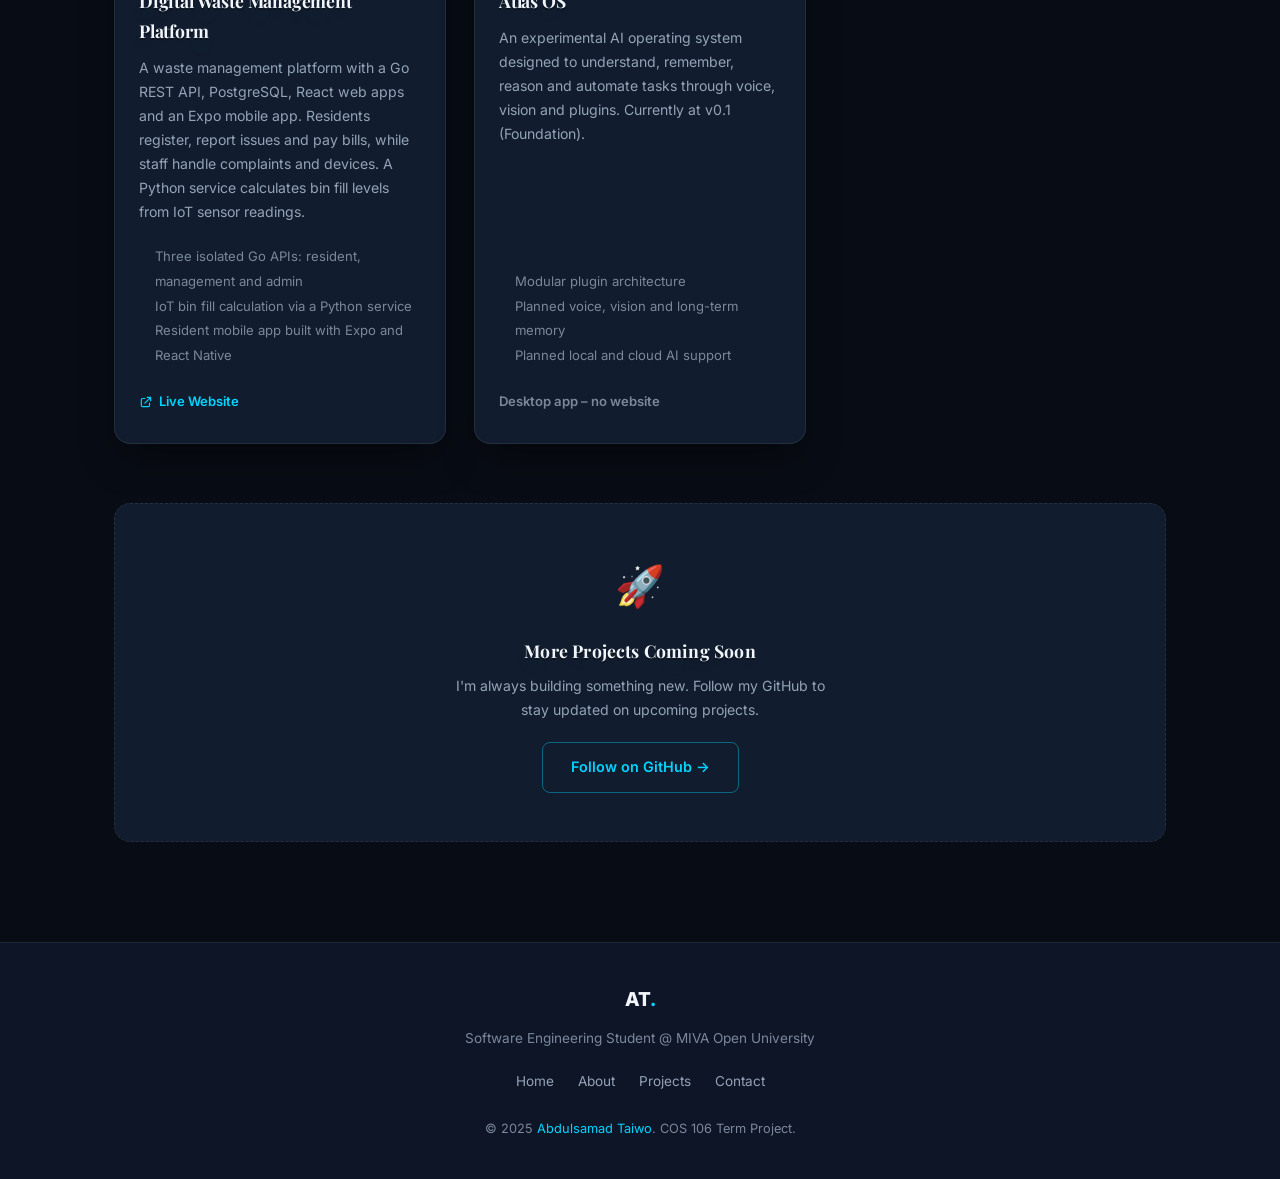
<file: projects.html>
<!DOCTYPE html>
<html lang="en">
<head>
  <meta charset="UTF-8" />
  <meta name="viewport" content="width=device-width, initial-scale=1.0" />
  <title>Projects | Abdulsamad Taiwo</title>
  <meta name="description" content="Portfolio projects by Abdulsamad Taiwo – DLNZ Store, CLI Tower Management System, and ASCII Art Web." />
  <link rel="stylesheet" href="css/style.css" />
</head>
<body class="story story--page">

  <!-- ===== NAVIGATION ===== -->
  <nav class="navbar" id="navbar">
    <div class="nav-container">
      <a href="index.html" class="nav-logo">AT<span>.</span></a>
      <ul class="nav-links" id="navLinks">
        <li><a href="index.html">Home</a></li>
        <li><a href="about.html">About</a></li>
        <li><a href="projects.html" class="active">Projects</a></li>
        <li><a href="contact.html">Contact</a></li>
      </ul>
      <div class="nav-hamburger" id="hamburger" role="button" aria-label="Toggle menu" tabindex="0">
        <span></span><span></span><span></span>
      </div>
    </div>
  </nav>

  <div class="page-content">

    <!-- ===== PAGE HERO ===== -->
    <section class="page-hero" id="top" data-chapter="Intro" data-shape="cube" data-anchor="0.5" data-alpha="0.6">
      <div class="container">
        <span class="tag page-hero-tag">Portfolio</span>
        <h1>My <span style="color:var(--accent)">Projects</span></h1>
        <p>Real-world applications and experiments I've built while learning and growing as a developer.</p>
      </div>
    </section>

    <!-- ===== PROJECTS SECTION ===== -->
    <section class="section" id="content" data-chapter="Details" data-shape="wave" data-anchor="0.5" data-alpha="0.22">
      <div class="container">

        <!-- Project Filter Buttons -->
        <div class="task-filters" id="projectFilters" style="margin-bottom:40px; justify-content:center;">
          <button class="filter-btn active" data-filter="all" id="filter-all">All Projects</button>
          <button class="filter-btn" data-filter="web" id="filter-web">Web</button>
          <button class="filter-btn" data-filter="cli" id="filter-cli">CLI / Systems</button>
          <button class="filter-btn" data-filter="tool" id="filter-tool">Tools</button>
        </div>

        <div class="projects-grid" id="projectsGrid">

          <!-- Project 1: DLNZ Store -->
          <article class="project-card fade-in-on-scroll" data-category="web" id="project-dlnz">
            <img
              src="assets/images/dlnz-store.png"
              alt="DLNZ Store – Clothing Brand E-Commerce Website"
              class="project-img"
            />
            <div class="project-body">
              <div class="project-tags">
                <span class="tag">E-Commerce</span>
                <span class="tag purple">Web</span>
                <span class="tag">Fashion</span>
              </div>
              <h2 class="project-title">DLNZ Store</h2>
              <p class="project-desc">
                A full-featured clothing brand e-commerce website built for the DLNZ brand.
                Features product catalogue browsing, shopping cart functionality, responsive
                design, and a clean, modern UI optimised for fashion retail. Deployed on Vercel
                for fast global access.
              </p>
              <ul style="color:var(--text-muted); font-size:0.82rem; margin-bottom:16px; padding-left:16px; line-height:1.9;">
                <li>Product listing with categories and filtering</li>
                <li>Responsive mobile-friendly layout</li>
                <li>Deployed and live on Vercel</li>
              </ul>
              <div class="project-links">
                <a href="https://dlnz-store.vercel.app" target="_blank" rel="noopener" class="project-link" id="dlnz-live-link">
                  <svg fill="none" stroke="currentColor" viewBox="0 0 24 24" stroke-width="2">
                    <path stroke-linecap="round" stroke-linejoin="round" d="M10 6H6a2 2 0 00-2 2v10a2 2 0 002 2h10a2 2 0 002-2v-4M14 4h6m0 0v6m0-6L10 14" />
                  </svg>
                  Live Demo
                </a>
              </div>
            </div>
          </article>

          <!-- Project 2: CLI Tower Management System -->
          <article class="project-card fade-in-on-scroll" data-category="cli" id="project-tower">
            <img
              src="assets/images/tower-system.png"
              alt="CLI Tower Management System"
              class="project-img"
            />
            <div class="project-body">
              <div class="project-tags">
                <span class="tag">CLI</span>
                <span class="tag purple">Go / C#</span>
                <span class="tag">Systems</span>
              </div>
              <h2 class="project-title">CLI Tower Management System</h2>
              <p class="project-desc">
                A command-line application for managing tower infrastructure data.
                Supports full CRUD operations — create, read, update, and delete tower records —
                using efficient data structures and clean architecture. Built to demonstrate
                systems programming concepts.
              </p>
              <ul style="color:var(--text-muted); font-size:0.82rem; margin-bottom:16px; padding-left:16px; line-height:1.9;">
                <li>Full CRUD tower data management</li>
                <li>Structured command-line interface</li>
                <li>Clean systems-level code architecture</li>
              </ul>
              <div class="project-links">
                <a href="https://github.com/abdulsamadtaiwo648-dotcom/TowerSystem" target="_blank" rel="noopener" class="project-link" id="tower-github-link">
                  <svg fill="none" stroke="currentColor" viewBox="0 0 24 24" stroke-width="2">
                    <path stroke-linecap="round" stroke-linejoin="round" d="M10 20l4-16m4 4l4 4-4 4M6 16l-4-4 4-4" />
                  </svg>
                  GitHub Repo
                </a>
                <span class="project-link" style="color:var(--text-muted); cursor:default;">
                  <svg fill="none" stroke="currentColor" viewBox="0 0 24 24" stroke-width="2">
                    <path stroke-linecap="round" stroke-linejoin="round" d="M8 9l3 3-3 3m5 0h3" />
                  </svg>
                  CLI App
                </span>
              </div>
            </div>
          </article>

          <!-- Project 3: SoloBiz -->
          <article class="project-card fade-in-on-scroll" data-category="web" id="project-solobiz">
            <img src="assets/images/solobiz.png" alt="SoloBiz – landing page screenshot" class="project-img" />
            <div class="project-body">
              <div class="project-tags">
                <span class="tag">Web App</span>
                <span class="tag purple">Python / Flask</span>
                <span class="tag">Finance</span>
              </div>
              <h2 class="project-title">SoloBiz – Smart Finance for Independent Vendors</h2>
              <p class="project-desc">
                A Flask web app that helps independent vendors track expenses, manage inventory,
                record sales, and run a public storefront. Includes a separate, standalone admin
                portal with its own login and access controls.
              </p>
              <ul style="color:var(--text-muted); font-size:0.82rem; margin-bottom:16px; padding-left:16px; line-height:1.9;">
                <li>Expense tracking and sales records</li>
                <li>Inventory presets with stock decrement</li>
                <li>Storefront pages and a separate admin portal</li>
              </ul>
              <div class="project-links">
                <a href="https://solobiz.onrender.com" target="_blank" rel="noopener" class="project-link" id="solobiz-live-link">
                  <svg fill="none" stroke="currentColor" viewBox="0 0 24 24" stroke-width="2">
                    <path stroke-linecap="round" stroke-linejoin="round" d="M10 6H6a2 2 0 00-2 2v10a2 2 0 002 2h10a2 2 0 002-2v-4M14 4h6m0 0v6m0-6L10 14" />
                  </svg>
                  Live Website
                </a>
              </div>
            </div>
          </article>

          <!-- Project 4: Digital Waste Management -->
          <article class="project-card fade-in-on-scroll" data-category="web" id="project-digitalwaste">
            <img src="assets/images/digital-waste.png" alt="Digital Waste Management Platform – home page screenshot" class="project-img" />
            <div class="project-body">
              <div class="project-tags">
                <span class="tag">Full Stack</span>
                <span class="tag purple">Go / React</span>
                <span class="tag">IoT</span>
              </div>
              <h2 class="project-title">Digital Waste Management Platform</h2>
              <p class="project-desc">
                A waste management platform with a Go REST API, PostgreSQL, React web apps and an
                Expo mobile app. Residents register, report issues and pay bills, while staff
                handle complaints and devices. A Python service calculates bin fill levels from
                IoT sensor readings.
              </p>
              <ul style="color:var(--text-muted); font-size:0.82rem; margin-bottom:16px; padding-left:16px; line-height:1.9;">
                <li>Three isolated Go APIs: resident, management and admin</li>
                <li>IoT bin fill calculation via a Python service</li>
                <li>Resident mobile app built with Expo and React Native</li>
              </ul>
              <div class="project-links">
                <a href="https://digital-waste-management.onrender.com" target="_blank" rel="noopener" class="project-link" id="digitalwaste-live-link">
                  <svg fill="none" stroke="currentColor" viewBox="0 0 24 24" stroke-width="2">
                    <path stroke-linecap="round" stroke-linejoin="round" d="M10 6H6a2 2 0 00-2 2v10a2 2 0 002 2h10a2 2 0 002-2v-4M14 4h6m0 0v6m0-6L10 14" />
                  </svg>
                  Live Website
                </a>
              </div>
            </div>
          </article>

          <!-- Project 5: Atlas OS -->
          <article class="project-card fade-in-on-scroll" data-category="tool" id="project-atlasos">
            <div class="project-img project-img--placeholder" aria-hidden="true"><span>Atlas OS</span></div>
            <div class="project-body">
              <div class="project-tags">
                <span class="tag">AI</span>
                <span class="tag purple">C#</span>
                <span class="tag">Tool</span>
              </div>
              <h2 class="project-title">Atlas OS</h2>
              <p class="project-desc">
                An experimental AI operating system designed to understand, remember, reason and
                automate tasks through voice, vision and plugins. Currently at v0.1 (Foundation).
              </p>
              <ul style="color:var(--text-muted); font-size:0.82rem; margin-bottom:16px; padding-left:16px; line-height:1.9;">
                <li>Modular plugin architecture</li>
                <li>Planned voice, vision and long-term memory</li>
                <li>Planned local and cloud AI support</li>
              </ul>
              <div class="project-links">
                <span class="project-link" style="color:var(--text-muted); cursor:default;">
                  Desktop app – no website
                </span>
              </div>
            </div>
          </article>

        </div>

        <!-- Coming Soon -->
        <div class="fade-in-on-scroll" style="margin-top:60px; text-align:center; padding:48px; background:var(--bg-card); border:1px dashed var(--border); border-radius:16px;" id="coming-soon-card">
          <div style="font-size:2.5rem; margin-bottom:16px;">🚀</div>
          <h3 style="font-size:1.1rem; margin-bottom:8px; font-weight:700;">More Projects Coming Soon</h3>
          <p style="color:var(--text-secondary); font-size:0.88rem; max-width:400px; margin:0 auto;">
            I'm always building something new. Follow my GitHub to stay updated on upcoming projects.
          </p>
          <a href="https://github.com/abdulsamadtaiwo648-dotcom" target="_blank" rel="noopener" class="btn btn-outline" style="margin-top:20px;" id="github-profile-btn">
            Follow on GitHub &rarr;
          </a>
        </div>

      </div>
    </section>

  </div>

  <!-- ===== FOOTER ===== -->
  <footer class="footer">
    <div class="container">
      <div class="footer-logo">AT<span>.</span></div>
      <p class="footer-text">Software Engineering Student @ MIVA Open University</p>
      <nav class="footer-nav">
        <a href="index.html">Home</a>
        <a href="about.html">About</a>
        <a href="projects.html">Projects</a>
        <a href="contact.html">Contact</a>
      </nav>
      <p class="footer-copy">&copy; 2025 <span>Abdulsamad Taiwo</span>. COS 106 Term Project.</p>
    </div>
  </footer>

  <script src="js/main.js"></script>
  <script src="js/three-d.js"></script>
  <script src="js/story.js"></script>
  <script>
    // Project filtering using arrays and functions
    const filterBtns = document.querySelectorAll('#projectFilters .filter-btn');
    const projectCards = document.querySelectorAll('#projectsGrid .project-card');

    function filterProjects(category) {
      projectCards.forEach(function(card) {
        if (category === 'all' || card.dataset.category === category) {
          card.style.display = 'flex';
          card.style.animation = 'fadeInUp 0.4s ease forwards';
        } else {
          card.style.display = 'none';
        }
      });
    }

    filterBtns.forEach(function(btn) {
      btn.addEventListener('click', function() {
        filterBtns.forEach(function(b) { b.classList.remove('active'); });
        this.classList.add('active');
        filterProjects(this.dataset.filter);
      });
    });
  </script>
</body>
</html>
</file>
<file: css/style.css>
/* ===================================================
   Abdulsamad Taiwo – Portfolio Website
   External Stylesheet | COS 106 Term Project
   =================================================== */

/* --- Google Fonts Import --- */
@import url('https://fonts.googleapis.com/css2?family=Inter:wght@300;400;500;600;700;800&family=Fira+Code:wght@400;500&family=Playfair+Display:wght@600;700;800&display=swap');

/* ===================================================
   CSS CUSTOM PROPERTIES (Design Tokens)
   =================================================== */
:root {
  /* Background Colours */
  --bg-primary:    #080c14;
  --bg-secondary:  #0d1526;
  --bg-card:       #111d2e;
  --bg-card-hover: #162338;
  --bg-input:      #0d1526;

  /* Accent Colours */
  --accent:        #00d4ff;
  --accent-dim:    rgba(0, 212, 255, 0.15);
  --accent-2:      #6366f1;
  --accent-2-dim:  rgba(99, 102, 241, 0.15);
  --success:       #22c55e;
  --danger:        #ef4444;
  --warning:       #f59e0b;

  /* Text Colours */
  --text-primary:   #f1f5f9;
  --text-secondary: #94a3b8;
  --text-muted:     #7b889b;

  /* Border */
  --border:         rgba(255,255,255,0.08);
  --border-accent:  rgba(0, 212, 255, 0.4);

  /* Typography */
  --font-main:  'Inter', sans-serif;
  --font-code:  'Fira Code', monospace;

  /* Spacing */
  --nav-height: 70px;

  /* Transitions */
  --transition: 0.3s ease;
  --transition-slow: 0.6s ease;

  /* Shadows */
  --shadow-card:   0 4px 24px rgba(0,0,0,0.4);
  --shadow-accent: 0 0 30px rgba(0, 212, 255, 0.2);
  --glow:          0 0 20px rgba(0, 212, 255, 0.5);
}

/* ===================================================
   RESET & BASE
   =================================================== */
*, *::before, *::after { box-sizing: border-box; margin: 0; padding: 0; }

html { scroll-behavior: smooth; font-size: 16px; }

body {
  font-family: var(--font-main);
  background: var(--bg-primary);
  color: var(--text-primary);
  line-height: 1.7;
  overflow-x: hidden;
}

a { text-decoration: none; color: inherit; }
ul { list-style: none; }
img { max-width: 100%; display: block; }
button { font-family: var(--font-main); cursor: pointer; border: none; outline: none; }
input, textarea, select { font-family: var(--font-main); }

/* ===================================================
   SCROLLBAR
   =================================================== */
::-webkit-scrollbar { width: 6px; }
::-webkit-scrollbar-track { background: var(--bg-primary); }
::-webkit-scrollbar-thumb { background: var(--accent); border-radius: 3px; }

/* ===================================================
   UTILITY CLASSES
   =================================================== */
.container {
  max-width: 1100px;
  margin: 0 auto;
  padding: 0 24px;
}

.section {
  padding: 100px 0;
}

.section-title {
  font-size: clamp(1.8rem, 4vw, 2.4rem);
  font-weight: 800;
  margin-bottom: 12px;
  letter-spacing: -0.02em;
}

.section-title span {
  color: var(--accent);
}

.section-subtitle {
  color: var(--text-secondary);
  font-size: 1rem;
  margin-bottom: 56px;
}

.accent-line {
  width: 50px;
  height: 3px;
  background: linear-gradient(90deg, var(--accent), var(--accent-2));
  border-radius: 2px;
  margin: 16px 0 24px 0;
}

.tag {
  display: inline-block;
  padding: 4px 12px;
  background: var(--accent-dim);
  color: var(--accent);
  border: 1px solid var(--border-accent);
  border-radius: 100px;
  font-size: 0.75rem;
  font-weight: 600;
  font-family: var(--font-code);
  letter-spacing: 0.05em;
}

.tag.purple {
  background: var(--accent-2-dim);
  color: #a5b4fc;
  border-color: rgba(99,102,241,0.4);
}

.btn {
  display: inline-flex;
  align-items: center;
  gap: 8px;
  padding: 12px 28px;
  border-radius: 8px;
  font-weight: 600;
  font-size: 0.9rem;
  transition: all var(--transition);
  cursor: pointer;
}

.btn-primary {
  background: linear-gradient(135deg, var(--accent), var(--accent-2));
  color: #fff;
  box-shadow: 0 4px 20px rgba(0,212,255,0.3);
}

.btn-primary:hover {
  transform: translateY(-2px);
  box-shadow: 0 8px 30px rgba(0,212,255,0.45);
}

.btn-outline {
  background: transparent;
  color: var(--accent);
  border: 1px solid var(--border-accent);
}

.btn-outline:hover {
  background: var(--accent-dim);
  transform: translateY(-2px);
}

/* ===================================================
   NAVIGATION
   =================================================== */
.navbar {
  position: fixed;
  top: 0;
  left: 0;
  width: 100%;
  height: var(--nav-height);
  background: rgba(8, 12, 20, 0.85);
  backdrop-filter: blur(20px);
  -webkit-backdrop-filter: blur(20px);
  border-bottom: 1px solid var(--border);
  z-index: 1000;
  transition: all var(--transition);
}

.navbar.scrolled {
  box-shadow: 0 4px 30px rgba(0,0,0,0.5);
}

.nav-container {
  max-width: 1100px;
  margin: 0 auto;
  padding: 0 24px;
  height: 100%;
  display: flex;
  align-items: center;
  justify-content: space-between;
}

.nav-logo {
  font-size: 1.3rem;
  font-weight: 800;
  letter-spacing: -0.03em;
  color: var(--text-primary);
}

.nav-logo span {
  color: var(--accent);
}

.nav-links {
  display: flex;
  align-items: center;
  gap: 8px;
}

.nav-links a {
  padding: 8px 16px;
  border-radius: 6px;
  font-size: 0.9rem;
  font-weight: 500;
  color: var(--text-secondary);
  transition: all var(--transition);
  position: relative;
}

.nav-links a:hover,
.nav-links a.active {
  color: var(--accent);
  background: var(--accent-dim);
}

.nav-hamburger {
  display: none;
  flex-direction: column;
  gap: 5px;
  cursor: pointer;
  padding: 8px;
  border-radius: 6px;
  transition: background var(--transition);
}

.nav-hamburger:hover { background: var(--accent-dim); }

.nav-hamburger span {
  display: block;
  width: 22px;
  height: 2px;
  background: var(--text-primary);
  border-radius: 2px;
  transition: all var(--transition);
}

.nav-hamburger.open span:nth-child(1) { transform: translateY(7px) rotate(45deg); }
.nav-hamburger.open span:nth-child(2) { opacity: 0; }
.nav-hamburger.open span:nth-child(3) { transform: translateY(-7px) rotate(-45deg); }

/* ===================================================
   PAGE WRAPPER
   =================================================== */
.page-content {
  margin-top: var(--nav-height);
}

/* ===================================================
   HERO SECTION (Homepage)
   =================================================== */
.hero {
  min-height: calc(100vh - var(--nav-height));
  display: flex;
  align-items: center;
  position: relative;
  overflow: hidden;
}

.hero::before {
  content: '';
  position: absolute;
  top: -200px;
  right: -200px;
  width: 600px;
  height: 600px;
  background: radial-gradient(circle, rgba(0,212,255,0.08) 0%, transparent 70%);
  pointer-events: none;
}

.hero::after {
  content: '';
  position: absolute;
  bottom: -200px;
  left: -100px;
  width: 500px;
  height: 500px;
  background: radial-gradient(circle, rgba(99,102,241,0.07) 0%, transparent 70%);
  pointer-events: none;
}

.hero-grid {
  display: grid;
  grid-template-columns: 1fr 1fr;
  gap: 60px;
  align-items: center;
  width: 100%;
}

.hero-content { animation: fadeInLeft 0.8s ease forwards; }

.hero-eyebrow {
  display: inline-flex;
  align-items: center;
  gap: 8px;
  margin-bottom: 20px;
  font-size: 0.85rem;
  color: var(--accent);
  font-family: var(--font-code);
}

.hero-eyebrow::before {
  content: '';
  display: block;
  width: 30px;
  height: 1px;
  background: var(--accent);
}

.hero-name {
  font-size: clamp(2.4rem, 5vw, 3.6rem);
  font-weight: 800;
  line-height: 1.1;
  letter-spacing: -0.03em;
  margin-bottom: 12px;
}

.hero-name .highlight {
  background: linear-gradient(135deg, var(--accent), var(--accent-2));
  -webkit-background-clip: text;
  -webkit-text-fill-color: transparent;
  background-clip: text;
}

.hero-role {
  font-size: 1.2rem;
  color: var(--text-secondary);
  margin-bottom: 24px;
  font-weight: 400;
}

.hero-bio {
  color: var(--text-secondary);
  font-size: 0.97rem;
  max-width: 460px;
  margin-bottom: 36px;
  line-height: 1.8;
}

.hero-actions {
  display: flex;
  gap: 16px;
  flex-wrap: wrap;
}

.hero-image-wrapper {
  display: flex;
  justify-content: center;
  animation: fadeInRight 0.8s ease forwards;
}

.hero-photo-ring {
  position: relative;
  width: 320px;
  height: 320px;
}

.hero-photo-ring::before {
  content: '';
  position: absolute;
  inset: -4px;
  border-radius: 50%;
  background: linear-gradient(135deg, var(--accent), var(--accent-2), transparent, var(--accent));
  animation: spin 6s linear infinite;
  z-index: 0;
}

.hero-photo-ring img {
  width: 312px;
  height: 312px;
  border-radius: 50%;
  object-fit: cover;
  object-position: top center;
  position: relative;
  z-index: 1;
  border: 4px solid var(--bg-primary);
}

.hero-photo-ring .ring-inner {
  position: absolute;
  inset: 8px;
  border-radius: 50%;
  border: 1px solid rgba(0,212,255,0.2);
  z-index: 2;
  pointer-events: none;
}

.hero-stats {
  display: flex;
  gap: 32px;
  margin-top: 48px;
  padding-top: 32px;
  border-top: 1px solid var(--border);
}

.hero-stat-num {
  font-size: 1.8rem;
  font-weight: 800;
  color: var(--accent);
  display: block;
  line-height: 1;
  margin-bottom: 4px;
}

.hero-stat-label {
  font-size: 0.8rem;
  color: var(--text-muted);
  text-transform: uppercase;
  letter-spacing: 0.1em;
}

/* ===================================================
   SKILL BADGES (Homepage)
   =================================================== */
.skills-preview {
  padding: 80px 0;
  background: var(--bg-secondary);
  border-top: 1px solid var(--border);
  border-bottom: 1px solid var(--border);
}

.skills-scroll {
  display: flex;
  gap: 16px;
  flex-wrap: wrap;
  justify-content: center;
}

.skill-badge {
  display: flex;
  align-items: center;
  gap: 10px;
  padding: 12px 20px;
  background: var(--bg-card);
  border: 1px solid var(--border);
  border-radius: 10px;
  font-size: 0.9rem;
  font-weight: 600;
  transition: all var(--transition);
  color: var(--text-secondary);
}

.skill-badge:hover {
  border-color: var(--border-accent);
  color: var(--accent);
  background: var(--accent-dim);
  transform: translateY(-3px);
  box-shadow: var(--shadow-accent);
}

.skill-badge .icon {
  font-size: 1.3rem;
}

/* ===================================================
   PAGE HERO (inner pages)
   =================================================== */
.page-hero {
  padding: 80px 0 60px;
  background: var(--bg-secondary);
  border-bottom: 1px solid var(--border);
  text-align: center;
  position: relative;
  overflow: hidden;
}

.page-hero::before {
  content: '';
  position: absolute;
  top: 0; left: 0; right: 0; bottom: 0;
  background: radial-gradient(ellipse at 50% 0%, rgba(0,212,255,0.07) 0%, transparent 70%);
  pointer-events: none;
}

.page-hero-tag {
  display: inline-block;
  margin-bottom: 16px;
}

.page-hero h1 {
  font-size: clamp(2rem, 4vw, 3rem);
  font-weight: 800;
  letter-spacing: -0.03em;
}

.page-hero p {
  color: var(--text-secondary);
  margin-top: 12px;
  font-size: 1rem;
  max-width: 500px;
  margin-left: auto;
  margin-right: auto;
}

/* ===================================================
   ABOUT PAGE
   =================================================== */
.about-grid {
  display: grid;
  grid-template-columns: 1fr 1fr;
  gap: 60px;
  align-items: start;
}

.about-photo-card {
  position: sticky;
  top: 100px;
}

.about-photo-card img {
  width: 100%;
  border-radius: 16px;
  object-fit: cover;
  object-position: top center;
  max-height: 480px;
  border: 1px solid var(--border);
}

.about-photo-overlay {
  margin-top: 16px;
  padding: 20px;
  background: var(--bg-card);
  border: 1px solid var(--border);
  border-radius: 12px;
  display: flex;
  flex-direction: column;
  gap: 8px;
}

.about-info-row {
  display: flex;
  justify-content: space-between;
  font-size: 0.88rem;
}

.about-info-row .label { color: var(--text-muted); }
.about-info-row .value { color: var(--text-primary); font-weight: 500; }

/* Skills Progress Bars */
.skills-list { display: flex; flex-direction: column; gap: 20px; }

.skill-item {}

.skill-header {
  display: flex;
  justify-content: space-between;
  margin-bottom: 8px;
  font-size: 0.9rem;
}

.skill-header .name { font-weight: 600; }
.skill-header .pct { color: var(--accent); font-family: var(--font-code); }

.skill-bar {
  height: 6px;
  background: var(--bg-card);
  border-radius: 100px;
  overflow: hidden;
}

.skill-fill {
  height: 100%;
  background: linear-gradient(90deg, var(--accent), var(--accent-2));
  border-radius: 100px;
  width: 0;
  transition: width 1.2s cubic-bezier(0.4, 0, 0.2, 1);
}

/* Education Table */
.edu-table {
  width: 100%;
  border-collapse: collapse;
  margin-top: 8px;
  font-size: 0.9rem;
}

.edu-table th {
  text-align: left;
  padding: 12px 16px;
  background: var(--bg-secondary);
  color: var(--text-muted);
  font-size: 0.78rem;
  text-transform: uppercase;
  letter-spacing: 0.08em;
  font-weight: 600;
}

.edu-table td {
  padding: 14px 16px;
  border-bottom: 1px solid var(--border);
  color: var(--text-secondary);
}

.edu-table tr:last-child td { border-bottom: none; }

.edu-table td:first-child { color: var(--text-primary); font-weight: 500; }

.edu-table td .badge {
  display: inline-block;
  padding: 2px 10px;
  border-radius: 100px;
  font-size: 0.75rem;
  font-weight: 600;
}

.badge-current {
  background: rgba(34,197,94,0.15);
  color: var(--success);
  border: 1px solid rgba(34,197,94,0.3);
}

/* Hobbies Grid */
.hobbies-grid {
  display: grid;
  grid-template-columns: repeat(3, 1fr);
  gap: 16px;
  margin-top: 8px;
}

.hobby-card {
  background: var(--bg-card);
  border: 1px solid var(--border);
  border-radius: 12px;
  padding: 24px 16px;
  text-align: center;
  transition: all var(--transition);
}

.hobby-card:hover {
  border-color: var(--border-accent);
  background: var(--accent-dim);
  transform: translateY(-4px);
}

.hobby-card .icon { font-size: 2rem; margin-bottom: 8px; }
.hobby-card .name { font-size: 0.85rem; font-weight: 600; color: var(--text-secondary); }

/* ===================================================
   PROJECTS PAGE
   =================================================== */
.projects-grid {
  display: grid;
  grid-template-columns: repeat(auto-fit, minmax(320px, 1fr));
  gap: 28px;
}

.project-card {
  background: var(--bg-card);
  border: 1px solid var(--border);
  border-radius: 16px;
  overflow: hidden;
  transition: all var(--transition);
  display: flex;
  flex-direction: column;
}

.project-card:hover {
  border-color: var(--border-accent);
  transform: translateY(-6px);
  box-shadow: var(--shadow-accent);
}

.project-img {
  width: 100%;
  height: 200px;
  object-fit: cover;
  transition: transform var(--transition-slow);
}

.project-card:hover .project-img { transform: scale(1.04); }

.project-body {
  padding: 24px;
  flex: 1;
  display: flex;
  flex-direction: column;
}

.project-tags { display: flex; gap: 8px; flex-wrap: wrap; margin-bottom: 14px; }

.project-title {
  font-size: 1.1rem;
  font-weight: 700;
  margin-bottom: 10px;
  letter-spacing: -0.01em;
}

.project-desc {
  color: var(--text-secondary);
  font-size: 0.88rem;
  line-height: 1.7;
  flex: 1;
  margin-bottom: 20px;
}

.project-links {
  display: flex;
  gap: 12px;
  margin-top: auto;
}

.project-link {
  display: inline-flex;
  align-items: center;
  gap: 6px;
  font-size: 0.82rem;
  font-weight: 600;
  color: var(--accent);
  transition: color var(--transition);
  padding: 6px 0;
}

.project-link:hover { color: #fff; }
.project-link svg { width: 14px; height: 14px; }

/* ===================================================
   PLANNER PAGE
   =================================================== */
.planner-layout {
  display: grid;
  grid-template-columns: 380px 1fr;
  gap: 32px;
  align-items: start;
}

.planner-form-card,
.planner-list-card {
  background: var(--bg-card);
  border: 1px solid var(--border);
  border-radius: 16px;
  padding: 28px;
}

.planner-form-card { position: sticky; top: 96px; }

.card-title {
  font-size: 1rem;
  font-weight: 700;
  margin-bottom: 20px;
  display: flex;
  align-items: center;
  gap: 8px;
}

.card-title .dot {
  width: 8px; height: 8px;
  border-radius: 50%;
  background: var(--accent);
  box-shadow: 0 0 8px var(--accent);
}

/* Form Elements */
.form-group { margin-bottom: 16px; }

.form-group label {
  display: block;
  font-size: 0.82rem;
  font-weight: 600;
  color: var(--text-secondary);
  margin-bottom: 6px;
  text-transform: uppercase;
  letter-spacing: 0.06em;
}

.form-group input,
.form-group select,
.form-group textarea {
  width: 100%;
  padding: 12px 14px;
  background: var(--bg-input);
  border: 1px solid var(--border);
  border-radius: 8px;
  color: var(--text-primary);
  font-size: 0.9rem;
  transition: border-color var(--transition), box-shadow var(--transition);
  outline: none;
}

.form-group input:focus,
.form-group select:focus,
.form-group textarea:focus {
  border-color: var(--accent);
  box-shadow: 0 0 0 3px rgba(0,212,255,0.1);
}

.form-group select { appearance: none; cursor: pointer; }

.form-group textarea { resize: vertical; min-height: 80px; }

.form-error {
  color: var(--danger);
  font-size: 0.78rem;
  margin-top: 4px;
  display: none;
}

.form-error.visible { display: block; }

.btn-add-task {
  width: 100%;
  padding: 13px;
  background: linear-gradient(135deg, var(--accent), var(--accent-2));
  color: #fff;
  font-weight: 700;
  font-size: 0.9rem;
  border-radius: 8px;
  transition: all var(--transition);
  display: flex;
  align-items: center;
  justify-content: center;
  gap: 8px;
}

.btn-add-task:hover {
  transform: translateY(-2px);
  box-shadow: 0 8px 24px rgba(0,212,255,0.3);
}

/* Task Filters */
.task-filters {
  display: flex;
  gap: 8px;
  margin-bottom: 20px;
  flex-wrap: wrap;
}

.filter-btn {
  padding: 7px 18px;
  border-radius: 100px;
  font-size: 0.82rem;
  font-weight: 600;
  background: transparent;
  color: var(--text-secondary);
  border: 1px solid var(--border);
  cursor: pointer;
  transition: all var(--transition);
}

.filter-btn:hover,
.filter-btn.active {
  background: var(--accent-dim);
  color: var(--accent);
  border-color: var(--border-accent);
}

/* Task Items */
.task-list { display: flex; flex-direction: column; gap: 12px; }

.task-item {
  background: var(--bg-secondary);
  border: 1px solid var(--border);
  border-radius: 12px;
  padding: 16px 18px;
  display: flex;
  align-items: flex-start;
  gap: 14px;
  transition: all var(--transition);
  animation: slideInUp 0.3s ease forwards;
}

.task-item.completed {
  opacity: 0.6;
  border-color: var(--border);
}

.task-item.completed .task-title {
  text-decoration: line-through;
  color: var(--text-muted);
}

.task-checkbox {
  width: 20px;
  height: 20px;
  border-radius: 6px;
  border: 2px solid var(--border-accent);
  background: transparent;
  cursor: pointer;
  flex-shrink: 0;
  display: flex;
  align-items: center;
  justify-content: center;
  transition: all var(--transition);
  margin-top: 2px;
}

.task-checkbox.checked {
  background: var(--success);
  border-color: var(--success);
}

.task-checkbox.checked::after {
  content: '✓';
  color: #fff;
  font-size: 0.75rem;
  font-weight: 700;
}

.task-body { flex: 1; min-width: 0; }

.task-title {
  font-weight: 600;
  font-size: 0.92rem;
  margin-bottom: 4px;
}

.task-meta {
  display: flex;
  gap: 10px;
  align-items: center;
  flex-wrap: wrap;
}

.task-due {
  font-size: 0.78rem;
  color: var(--text-muted);
  display: flex;
  align-items: center;
  gap: 4px;
}

.priority-badge {
  font-size: 0.72rem;
  font-weight: 700;
  padding: 2px 8px;
  border-radius: 100px;
  text-transform: uppercase;
  letter-spacing: 0.06em;
}

.priority-high   { background: rgba(239,68,68,0.15); color: #f87171; border: 1px solid rgba(239,68,68,0.3); }
.priority-medium { background: rgba(245,158,11,0.15); color: #fbbf24; border: 1px solid rgba(245,158,11,0.3); }
.priority-low    { background: rgba(34,197,94,0.15);  color: #4ade80; border: 1px solid rgba(34,197,94,0.3); }

.task-delete {
  background: none;
  border: none;
  color: var(--text-muted);
  cursor: pointer;
  padding: 4px;
  border-radius: 6px;
  transition: all var(--transition);
  flex-shrink: 0;
  display: flex;
  align-items: center;
}

.task-delete:hover { color: var(--danger); background: rgba(239,68,68,0.1); }

.task-empty {
  text-align: center;
  padding: 60px 20px;
  color: var(--text-muted);
}

.task-empty .icon { font-size: 2.5rem; margin-bottom: 12px; }
.task-empty p { font-size: 0.9rem; }

.planner-stats {
  display: grid;
  grid-template-columns: repeat(3,1fr);
  gap: 12px;
  margin-bottom: 24px;
}

.stat-mini {
  background: var(--bg-secondary);
  border: 1px solid var(--border);
  border-radius: 10px;
  padding: 14px;
  text-align: center;
}

.stat-mini-num {
  font-size: 1.5rem;
  font-weight: 800;
  color: var(--accent);
  display: block;
  line-height: 1;
}

.stat-mini-label {
  font-size: 0.72rem;
  color: var(--text-muted);
  text-transform: uppercase;
  letter-spacing: 0.08em;
  margin-top: 4px;
}

/* ===================================================
   CONTACT PAGE
   =================================================== */
.contact-layout {
  display: grid;
  grid-template-columns: 1fr 1.4fr;
  gap: 48px;
  align-items: start;
}

.contact-info { display: flex; flex-direction: column; gap: 16px; }

.contact-card {
  background: var(--bg-card);
  border: 1px solid var(--border);
  border-radius: 14px;
  padding: 24px;
  transition: border-color var(--transition);
}

.contact-card:hover { border-color: var(--border-accent); }

.contact-card-icon {
  font-size: 1.5rem;
  margin-bottom: 10px;
}

.contact-card h4 {
  font-size: 0.85rem;
  color: var(--text-muted);
  text-transform: uppercase;
  letter-spacing: 0.08em;
  margin-bottom: 4px;
}

.contact-card p {
  color: var(--text-primary);
  font-size: 0.92rem;
  font-weight: 500;
}

.contact-form-card {
  background: var(--bg-card);
  border: 1px solid var(--border);
  border-radius: 16px;
  padding: 36px;
}

.contact-form-card h3 {
  font-size: 1.3rem;
  font-weight: 700;
  margin-bottom: 24px;
}

.form-row {
  display: grid;
  grid-template-columns: 1fr 1fr;
  gap: 16px;
}

.submit-btn {
  width: 100%;
  padding: 14px;
  background: linear-gradient(135deg, var(--accent), var(--accent-2));
  color: #fff;
  font-weight: 700;
  font-size: 0.95rem;
  border-radius: 8px;
  cursor: pointer;
  border: none;
  transition: all var(--transition);
  display: flex;
  align-items: center;
  justify-content: center;
  gap: 8px;
  margin-top: 8px;
}

.submit-btn:hover {
  transform: translateY(-2px);
  box-shadow: 0 8px 28px rgba(0,212,255,0.3);
}

.form-success {
  display: none;
  text-align: center;
  padding: 40px 20px;
}

.form-success .icon { font-size: 3rem; margin-bottom: 12px; }

.form-success h4 {
  font-size: 1.2rem;
  font-weight: 700;
  margin-bottom: 8px;
}

.form-success p { color: var(--text-secondary); font-size: 0.9rem; }

/* Social Links */
.social-links {
  display: flex;
  gap: 12px;
  margin-top: 8px;
}

.social-link {
  width: 44px;
  height: 44px;
  border-radius: 10px;
  background: var(--bg-card);
  border: 1px solid var(--border);
  display: flex;
  align-items: center;
  justify-content: center;
  color: var(--text-secondary);
  font-size: 1.1rem;
  transition: all var(--transition);
  text-decoration: none;
}

.social-link:hover {
  background: var(--accent-dim);
  border-color: var(--border-accent);
  color: var(--accent);
  transform: translateY(-3px);
}

/* ===================================================
   FOOTER
   =================================================== */
.footer {
  background: var(--bg-secondary);
  border-top: 1px solid var(--border);
  padding: 40px 0;
  text-align: center;
}

.footer-logo {
  font-size: 1.2rem;
  font-weight: 800;
  margin-bottom: 12px;
}

.footer-logo span { color: var(--accent); }

.footer-text {
  color: var(--text-muted);
  font-size: 0.85rem;
  margin-bottom: 20px;
}

.footer-nav {
  display: flex;
  justify-content: center;
  gap: 24px;
  margin-bottom: 24px;
}

.footer-nav a {
  color: var(--text-secondary);
  font-size: 0.85rem;
  transition: color var(--transition);
}

.footer-nav a:hover { color: var(--accent); }

.footer-copy {
  color: var(--text-muted);
  font-size: 0.8rem;
}

.footer-copy span { color: var(--accent); }

/* ===================================================
   ANIMATIONS & KEYFRAMES
   =================================================== */
@keyframes fadeInLeft {
  from { opacity: 0; transform: translateX(-40px); }
  to   { opacity: 1; transform: translateX(0); }
}

@keyframes fadeInRight {
  from { opacity: 0; transform: translateX(40px); }
  to   { opacity: 1; transform: translateX(0); }
}

@keyframes fadeInUp {
  from { opacity: 0; transform: translateY(30px); }
  to   { opacity: 1; transform: translateY(0); }
}

@keyframes slideInUp {
  from { opacity: 0; transform: translateY(20px); }
  to   { opacity: 1; transform: translateY(0); }
}

@keyframes spin {
  from { transform: rotate(0deg); }
  to   { transform: rotate(360deg); }
}

@keyframes float {
  0%, 100% { transform: translateY(0); }
  50%       { transform: translateY(-10px); }
}

@keyframes pulse-glow {
  0%, 100% { box-shadow: 0 0 0 0 rgba(0,212,255,0.4); }
  50%       { box-shadow: 0 0 0 12px rgba(0,212,255,0); }
}

@keyframes blink {
  0%, 100% { opacity: 1; }
  50%       { opacity: 0; }
}

.animate-float { animation: float 4s ease-in-out infinite; }
.animate-fade-up { animation: fadeInUp 0.7s ease forwards; }

.fade-in-on-scroll {
  opacity: 0;
  transform: translateY(30px);
  transition: opacity 0.6s ease, transform 0.6s ease;
}

.fade-in-on-scroll.visible {
  opacity: 1;
  transform: translateY(0);
}

/* Cursor blink for typewriter */
.cursor {
  display: inline-block;
  width: 2px;
  height: 1em;
  background: var(--accent);
  margin-left: 2px;
  vertical-align: text-bottom;
  animation: blink 1s step-end infinite;
}

/* ===================================================
   RESPONSIVE DESIGN
   =================================================== */

/* Tablet (max 900px) */
@media (max-width: 900px) {
  .hero-grid {
    grid-template-columns: 1fr;
    text-align: center;
    gap: 48px;
  }

  .hero-image-wrapper { order: -1; }

  .hero-bio { margin: 0 auto 36px; }

  .hero-actions { justify-content: center; }

  .hero-stats { justify-content: center; }

  .about-grid { grid-template-columns: 1fr; }

  .about-photo-card { position: static; }

  .contact-layout { grid-template-columns: 1fr; }

  .planner-layout { grid-template-columns: 1fr; }

  .planner-form-card { position: static; }

  .form-row { grid-template-columns: 1fr; }
}

/* Mobile (max 640px) */
@media (max-width: 640px) {
  .section { padding: 70px 0; }

  .nav-links {
    display: none;
    position: fixed;
    top: var(--nav-height);
    left: 0;
    right: 0;
    background: rgba(8,12,20,0.97);
    backdrop-filter: blur(20px);
    flex-direction: column;
    padding: 24px;
    border-bottom: 1px solid var(--border);
    gap: 4px;
  }

  .nav-links.open { display: flex; }

  .nav-links a {
    width: 100%;
    padding: 12px 16px;
    font-size: 1rem;
  }

  .nav-hamburger { display: flex; }

  .hero-photo-ring { width: 240px; height: 240px; }
  .hero-photo-ring img { width: 232px; height: 232px; }

  .hero-stats { gap: 20px; }

  .hobbies-grid { grid-template-columns: repeat(3,1fr); }

  .projects-grid { grid-template-columns: 1fr; }

  .planner-stats { grid-template-columns: repeat(3,1fr); }
}

@media (max-width: 400px) {
  .hobbies-grid { grid-template-columns: 1fr 1fr; }
}

/* ===================================================
   3D EFFECTS
   =================================================== */

/* Hero: 3D globe canvas sits behind the content */
.hero-3d-canvas {
  position: absolute;
  top: 0;
  left: 0;
  z-index: 0;
  pointer-events: none;
}

.hero > :not(.hero-3d-canvas) {
  position: relative;
  z-index: 1;
}

@media (max-width: 900px) {
  .hero-3d-canvas { opacity: 0.3; }
}

/* Page heroes (About, Projects, Planner, Contact) get the same globe */
.page-hero { position: relative; overflow: hidden; }
.page-hero > :not(.hero-3d-canvas) { position: relative; z-index: 1; }
.page-hero .hero-3d-canvas { opacity: 0.4; }

/* Classic display type for headings, with a light 3D text depth */
h1, h2, h3, .section-title, .page-hero h1, .hero-name {
  font-family: 'Playfair Display', Georgia, serif;
  letter-spacing: 0.01em;
  text-shadow: 0 2px 0 rgba(0,0,0,0.35), 0 10px 24px rgba(0,212,255,0.08);
}

/* Cards: layered 3D shadow for depth */
.project-card,
.skills-preview .skill-badge {
  box-shadow: 0 18px 40px -12px rgba(0,0,0,0.6), 0 2px 0 rgba(255,255,255,0.03) inset;
}

/* Placeholder cover for projects without a screenshot */
.project-img--placeholder {
  display: flex;
  align-items: center;
  justify-content: center;
  height: 200px;
  background:
    radial-gradient(circle at 30% 20%, rgba(0,212,255,0.35), transparent 55%),
    radial-gradient(circle at 80% 90%, rgba(99,102,241,0.35), transparent 55%),
    linear-gradient(135deg, #111d2e, #0d1526);
}
.project-img--placeholder span {
  font-family: 'Playfair Display', Georgia, serif;
  font-size: 1.8rem;
  font-weight: 800;
  color: var(--text-primary);
  text-shadow: 0 4px 0 rgba(0,0,0,0.35), 0 0 24px rgba(0,212,255,0.35);
}

/* Project cards: tilt in 3D on pointer movement */
.project-card {
  transform-style: preserve-3d;
  will-change: transform;
}

.project-card.is-tilting {
  transition: transform 0.12s ease-out, border-color var(--transition), box-shadow var(--transition);
}

@media (prefers-reduced-motion: reduce) {
  .project-card,
  .project-card.is-tilting {
    transition: none;
  }
}

/* ===================================================
   INTERACTIVE LAYER
   =================================================== */

/* Cursor spotlight: a soft light follows the pointer across cards and buttons */
.spotlight { position: relative; isolation: isolate; }
.spotlight::after {
  content: '';
  position: absolute;
  inset: 0;
  border-radius: inherit;
  pointer-events: none;
  opacity: 0;
  transition: opacity 0.3s ease;
  background: radial-gradient(260px circle at var(--mx, 50%) var(--my, 50%), rgba(0,212,255,0.22), transparent 60%);
  z-index: 2;
}
.spotlight:hover::after { opacity: 1; }

/* Scroll parallax: uses the individual translate property so it does not fight existing transforms */
.hero-photo-ring,
.project-img {
  translate: 0 var(--parallax, 0px);
  transition: translate 0.2s linear;
}

/* Magnetic buttons: transform is set by JS, so ease it */
.btn { transition: transform 0.25s cubic-bezier(.2,.8,.2,1), background var(--transition), box-shadow var(--transition); }

/* Custom cursor: a dot and a trailing ring (desktop only) */
.has-custom-cursor, .has-custom-cursor * { cursor: none !important; }
.cursor-dot,
.cursor-ring {
  position: fixed;
  top: 0;
  left: 0;
  pointer-events: none;
  z-index: 9999;
  border-radius: 50%;
  translate: -50% -50%;
}
.cursor-dot {
  width: 6px;
  height: 6px;
  background: var(--accent);
}
.cursor-ring {
  width: 38px;
  height: 38px;
  border: 1px solid rgba(0,212,255,0.6);
  transition: width 0.25s ease, height 0.25s ease, background 0.25s ease, border-color 0.25s ease;
}
.cursor-ring.is-hover {
  width: 64px;
  height: 64px;
  background: rgba(0,212,255,0.12);
  border-color: var(--accent);
}

/* Click pulse on heroes: a ring that expands from the click point */
.hero, .page-hero { overflow: hidden; }
.hero-pulse {
  position: absolute;
  width: 20px;
  height: 20px;
  margin: -10px 0 0 -10px;
  border-radius: 50%;
  border: 1px solid var(--accent);
  pointer-events: none;
  z-index: 2;
  animation: heroPulse 1.1s ease-out forwards;
}
@keyframes heroPulse {
  from { transform: scale(1); opacity: 0.9; }
  to   { transform: scale(22); opacity: 0; }
}

/* Touch devices keep the normal cursor */
@media (pointer: coarse) {
  .cursor-dot, .cursor-ring { display: none; }
}


/* ===================================================
   RESPONSIVE LAYOUT
   =================================================== */
.split-grid { display: grid; grid-template-columns: 1fr 1fr; gap: 60px; align-items: center; }
.mini-grid { display: grid; grid-template-columns: 1fr 1fr; gap: 16px; }
.mini-grid > div { min-width: 0; }

@media (max-width: 900px) {
  .split-grid { grid-template-columns: 1fr; gap: 40px; }
}
@media (max-width: 480px) {
  .mini-grid { gap: 12px; }
  .mini-grid > div { padding: 18px !important; }
}

/* About: let grid items shrink and keep the photo and info rows inside the screen */
.about-grid > * { min-width: 0; }
.about-photo-card img { max-width: 100%; height: auto; display: block; }
@media (max-width: 640px) {
  .about-info-row { flex-wrap: wrap; gap: 4px 12px; }
  .about-info-row .value { overflow-wrap: anywhere; text-align: right; }
}

/* ===================================================
   STORY HOMEPAGE
   A fixed 3D scene sits behind the page and morphs per chapter.
   =================================================== */
.story-canvas {
  position: fixed;
  inset: 0;
  width: 100%;
  height: 100%;
  z-index: 0;
  pointer-events: none;
}
.story .page-content,
.story .footer { position: relative; z-index: 1; }

/* Scroll progress bar */
.story-progress {
  position: fixed;
  top: 0;
  left: 0;
  width: 100%;
  height: 2px;
  z-index: 1100;
  transform-origin: 0 50%;
  transform: scaleX(var(--p, 0));
  background: linear-gradient(90deg, var(--accent), var(--accent-2));
  pointer-events: none;
}

/* Chapter indicator (wide screens only) */
.story-nav {
  position: fixed;
  right: 26px;
  top: 50%;
  transform: translateY(-50%);
  z-index: 60;
  display: none;
  flex-direction: column;
  gap: 14px;
}
.story-nav a {
  display: flex;
  align-items: center;
  justify-content: flex-end;
  gap: 10px;
  font-family: var(--font-code);
  font-size: 0.66rem;
  letter-spacing: 0.14em;
  text-transform: uppercase;
  color: var(--text-muted);
  transition: color var(--transition);
}
.story-nav a span { opacity: 0; transform: translateX(6px); transition: opacity var(--transition), transform var(--transition); }
.story-nav a i { width: 16px; height: 1px; background: currentColor; transition: width var(--transition); }
.story-nav a:hover span,
.story-nav a.active span { opacity: 1; transform: none; }
.story-nav a:hover,
.story-nav a.active { color: var(--accent); }
.story-nav a.active i { width: 36px; }
@media (min-width: 1280px) { .story-nav { display: flex; } }

/* ---- Hero ---- */
.s-hero {
  position: relative;
  overflow: hidden;
  min-height: calc(100vh - var(--nav-height));
  display: flex;
  align-items: center;
  padding: 56px 0 96px;
}
.s-hero > .container { width: 100%; }
.s-eyebrow {
  display: flex;
  align-items: center;
  gap: 14px;
  margin-bottom: 26px;
  font-family: var(--font-code);
  font-size: 0.78rem;
  letter-spacing: 0.28em;
  text-transform: uppercase;
  color: var(--accent);
}
.s-eyebrow::before { content: ''; width: 48px; height: 1px; background: var(--accent); }

.s-name {
  margin: 0 0 30px;
  font-size: clamp(2.6rem, 6.4vw, 5.4rem);
  font-weight: 600;
  line-height: 1.05;
  letter-spacing: 0;
  text-shadow: none;
}
.s-name .line { display: block; overflow: hidden; padding: 0.04em 0 0.1em; }
.s-name .line--outline { color: var(--accent); }
.char { display: inline-block; }
.story-ready .s-name .char {
  animation: charUp 0.9s cubic-bezier(.2,.8,.2,1) both;
  animation-delay: calc(var(--i) * 45ms + 120ms);
}
@keyframes charUp {
  from { transform: translateY(110%) rotate(8deg); opacity: 0; }
  to   { transform: none; opacity: 1; }
}

.s-hero-foot { max-width: 540px; }
.s-hero-foot .hero-role { margin-bottom: 14px; }
.s-bio { color: var(--text-secondary); font-size: 1rem; line-height: 1.8; margin-bottom: 30px; }
.s-hero-foot .hero-stats { margin-top: 40px; padding-top: 26px; }

.scroll-cue {
  position: absolute;
  left: 50%;
  bottom: 22px;
  transform: translateX(-50%);
  display: flex;
  flex-direction: column;
  align-items: center;
  gap: 10px;
  font-family: var(--font-code);
  font-size: 0.62rem;
  letter-spacing: 0.3em;
  text-transform: uppercase;
  color: var(--text-muted);
}
.scroll-cue::after {
  content: '';
  width: 1px;
  height: 40px;
  background: linear-gradient(var(--accent), transparent);
  transform-origin: top;
  animation: cueDrop 1.9s ease-in-out infinite;
}
@keyframes cueDrop {
  0%   { transform: scaleY(0); opacity: 1; }
  60%  { transform: scaleY(1); opacity: 1; }
  100% { transform: scaleY(1); opacity: 0; }
}

/* ---- Skills marquee ---- */
.marquee {
  overflow: hidden;
  padding: 11px 0;
  border-top: 1px solid var(--border);
  border-bottom: 1px solid var(--border);
  background: rgba(8, 12, 20, 0.6);
  -webkit-backdrop-filter: blur(6px);
  backdrop-filter: blur(6px);
}
.marquee-track {
  display: flex;
  align-items: center;
  width: max-content;
  animation: marquee 36s linear infinite;
}
.marquee:hover .marquee-track { animation-play-state: paused; }
.marquee-track span {
  padding: 0 18px;
  white-space: nowrap;
  font-family: var(--font-main);
  font-size: 0.82rem;
  font-weight: 500;
  letter-spacing: 0.18em;
  text-transform: uppercase;
  color: var(--text-secondary);
}
.marquee-track span.fill { color: var(--text-primary); }
.marquee-track b { color: var(--accent); font-size: 0.6rem; font-weight: 400; }
@keyframes marquee { to { transform: translateX(-50%); } }

/* ---- Chapters ---- */
.chapter { padding: clamp(84px, 12vw, 160px) 0; scroll-margin-top: var(--nav-height); }
.chapter-label {
  display: flex;
  align-items: center;
  gap: 14px;
  margin-bottom: 20px;
  font-family: var(--font-code);
  font-size: 0.76rem;
  letter-spacing: 0.24em;
  text-transform: uppercase;
  color: var(--accent);
}
.chapter-label::after { content: ''; flex: 0 0 64px; height: 1px; background: var(--border-accent); }
.chapter-label--center { justify-content: center; }
.chapter-label--center::before { content: ''; flex: 0 0 64px; height: 1px; background: var(--border-accent); }
.chapter-title {
  margin-bottom: 28px;
  font-size: clamp(1.8rem, 3.4vw, 2.8rem);
  font-weight: 600;
  line-height: 1.15;
  letter-spacing: -0.01em;
}
.chapter-title em { font-style: normal; color: var(--accent); }
.lead { margin-bottom: 18px; font-size: clamp(0.98rem, 1.2vw, 1.08rem); line-height: 1.8; color: var(--text-secondary); }
.lead strong { color: var(--text-primary); }
.lead--muted { color: var(--text-muted); margin-bottom: 30px; }

/* About: portrait in a 3D frame */
.about-split {
  display: grid;
  grid-template-columns: minmax(0, 0.8fr) minmax(0, 1fr);
  gap: clamp(40px, 8vw, 120px);
  align-items: center;
}
.portrait-wrap { perspective: 1100px; }
.portrait {
  position: relative;
  max-width: 400px;
  aspect-ratio: 4 / 5;
  transform-style: preserve-3d;
  transform: rotateY(var(--pry, 9deg)) rotateX(var(--prx, 0deg));
  transition: transform 0.35s ease-out;
}
.portrait::before {
  content: '';
  position: absolute;
  inset: 0;
  border: 1px solid var(--border-accent);
  border-radius: 18px;
  transform: translate3d(20px, 20px, -50px);
}
.portrait img {
  position: relative;
  display: block;
  width: 100%;
  height: 100%;
  object-fit: cover;
  object-position: top center;
  border-radius: 18px;
  box-shadow: 0 40px 80px -30px rgba(0, 0, 0, 0.85);
}
.portrait-tag {
  position: absolute;
  left: -16px;
  bottom: 30px;
  padding: 9px 16px;
  border: 1px solid var(--border-accent);
  border-radius: 12px;
  background: var(--bg-card);
  font-family: var(--font-code);
  font-size: 0.72rem;
  color: var(--accent);
  transform: translateZ(60px);
  box-shadow: var(--shadow-card);
}

/* Stack: big typographic rows */
.stack-list { max-width: 880px; border-top: 1px solid var(--border); }
.stack-row {
  display: grid;
  grid-template-columns: 150px minmax(0, 1fr);
  gap: 24px;
  align-items: baseline;
  padding: 22px 0;
  border-bottom: 1px solid var(--border);
  transition: padding 0.35s ease, background 0.35s ease;
}
.stack-row:hover { padding-left: 18px; background: linear-gradient(90deg, var(--accent-dim), transparent 70%); }
.stack-row dt {
  font-family: var(--font-code);
  font-size: 0.72rem;
  letter-spacing: 0.2em;
  text-transform: uppercase;
  color: var(--text-muted);
}
.stack-row dd {
  display: flex;
  flex-wrap: wrap;
  gap: 6px 20px;
  font-family: 'Playfair Display', Georgia, serif;
  font-size: clamp(1.1rem, 1.9vw, 1.5rem);
  font-weight: 600;
  line-height: 1.25;
}
.stack-row dd span + span::before { content: '/'; margin-right: 20px; font-weight: 400; color: var(--accent); }

/* Work: alternating rows, frames rotate in 3D with scroll */
.work-head { margin-bottom: clamp(40px, 7vw, 90px); }
.work-row {
  display: grid;
  grid-template-columns: minmax(0, 1.25fr) minmax(0, 0.75fr);
  gap: clamp(32px, 6vw, 90px);
  align-items: center;
  margin-bottom: clamp(90px, 14vw, 180px);
}
.work-row:nth-of-type(even) { grid-template-columns: minmax(0, 0.75fr) minmax(0, 1.25fr); }
.work-row:nth-of-type(even) .work-media { order: 2; }
.work-media { perspective: 1400px; }
.work-frame {
  display: block;
  overflow: hidden;
  border: 1px solid var(--border);
  border-radius: 14px;
  background: var(--bg-card);
  box-shadow: 0 50px 100px -40px rgba(0, 0, 0, 0.9), 0 0 60px -30px rgba(0, 212, 255, 0.35);
  transform: rotateY(var(--ry, 0deg)) rotateX(var(--rx, 0deg)) scale(var(--sc, 1));
  transition: transform 0.25s ease-out, border-color 0.4s ease, box-shadow 0.4s ease;
  will-change: transform;
}
.work-frame:hover,
.work-frame:focus-visible {
  transform: rotateY(0deg) rotateX(0deg) scale(1.02);
  border-color: var(--border-accent);
  box-shadow: 0 50px 100px -40px rgba(0, 0, 0, 0.9), 0 0 80px -20px rgba(0, 212, 255, 0.5);
}
.work-chrome {
  display: flex;
  align-items: center;
  gap: 7px;
  padding: 11px 14px;
  border-bottom: 1px solid var(--border);
  background: rgba(255, 255, 255, 0.04);
  font-family: var(--font-code);
  font-size: 0.68rem;
  color: var(--text-muted);
}
.work-chrome i { flex: 0 0 9px; height: 9px; border-radius: 50%; background: rgba(255, 255, 255, 0.16); }
.work-chrome span { margin-left: 10px; overflow: hidden; text-overflow: ellipsis; white-space: nowrap; }
.work-frame img { display: block; width: 100%; aspect-ratio: 16 / 10; object-fit: cover; object-position: top center; }
.work-index {
  display: block;
  margin-bottom: 10px;
  font-family: 'Playfair Display', Georgia, serif;
  font-size: clamp(2.4rem, 4.5vw, 3.6rem);
  font-weight: 600;
  line-height: 1;
  color: transparent;
  -webkit-text-stroke: 1px rgba(0, 212, 255, 0.5);
}
.work-title { margin: 14px 0 12px; font-size: clamp(1.35rem, 2.2vw, 1.8rem); font-weight: 600; line-height: 1.2; }
.work-info p { margin-bottom: 22px; color: var(--text-secondary); line-height: 1.75; }
.work-link {
  display: inline-flex;
  align-items: center;
  gap: 10px;
  padding-bottom: 4px;
  border-bottom: 1px solid var(--border-accent);
  font-weight: 600;
  color: var(--accent);
}
.work-link span { transition: transform var(--transition); }
.work-link:hover span { transform: translate(4px, -4px); }
.work-more { text-align: center; }

/* Voice */
.voice-head { text-align: center; }
.voice-head .chapter-label { justify-content: center; }
.voice-head .chapter-label::before { content: ''; flex: 0 0 64px; height: 1px; background: var(--border-accent); }
.voice-card {
  max-width: 600px;
  margin: 0 auto;
  padding: 32px;
  border: 1px solid var(--border);
  border-radius: 18px;
  background: rgba(17, 29, 46, 0.82);
  -webkit-backdrop-filter: blur(10px);
  backdrop-filter: blur(10px);
  text-align: center;
  box-shadow: var(--shadow-card);
}
.voice-card p { margin-bottom: 18px; color: var(--text-secondary); }
.voice-card audio { width: 100%; accent-color: var(--accent); }

/* Contact call to action */
.cta { text-align: center; }
.cta-title {
  margin-bottom: 40px;
  font-size: clamp(2.2rem, 5vw, 4rem);
  font-weight: 600;
  line-height: 1.12;
  letter-spacing: 0;
}
.cta-title .outline { color: var(--accent); }
.hero-actions--center { justify-content: center; }

/* ---- Story: smaller screens ---- */
@media (max-width: 900px) {
  .s-hero { padding: 40px 0 90px; }
  .about-split { grid-template-columns: 1fr; }
  .portrait { max-width: 300px; margin: 0 auto; }
  .work-row,
  .work-row:nth-of-type(even) { grid-template-columns: 1fr; gap: 28px; }
  .work-row:nth-of-type(even) .work-media { order: 0; }
  .work-index { font-size: 2.4rem; }
  .stack-row { grid-template-columns: 1fr; gap: 8px; padding: 22px 0; }
  .stack-row dd span + span::before { margin-right: 14px; }
  .stack-row dd { gap: 4px 14px; }
}
@media (max-width: 480px) {
  .s-eyebrow { letter-spacing: 0.18em; font-size: 0.7rem; }
  .s-eyebrow::before { width: 28px; }
  .s-hero-foot .hero-stats { gap: 22px; }
  .portrait-tag { left: -8px; }
  .chapter-label::after,
  .chapter-label--center::before,
  .voice-head .chapter-label::before { flex-basis: 32px; }
}
@media (max-height: 760px) { .scroll-cue { display: none; } }

@media (prefers-reduced-motion: reduce) {
  .story-ready .s-name .char,
  .marquee-track,
  .scroll-cue::after { animation: none; }
  .portrait, .work-frame { transform: none; transition: none; }
}


/* ===================================================
   SITE-WIDE POLISH
   =================================================== */

/* Inner pages share the homepage's 3D scene and type */
.story--page .story-nav { display: none; }
.story .page-hero { background: transparent; }
.page-hero h1,
.section-title { font-weight: 600; letter-spacing: 0; }
.page-hero-tag {
  padding: 0;
  border: 0;
  border-radius: 0;
  background: none;
  font-size: 0.76rem;
  font-weight: 400;
  letter-spacing: 0.24em;
  text-transform: uppercase;
}

/* Dark audio controls to match the page */
audio { color-scheme: dark; }
</file>
